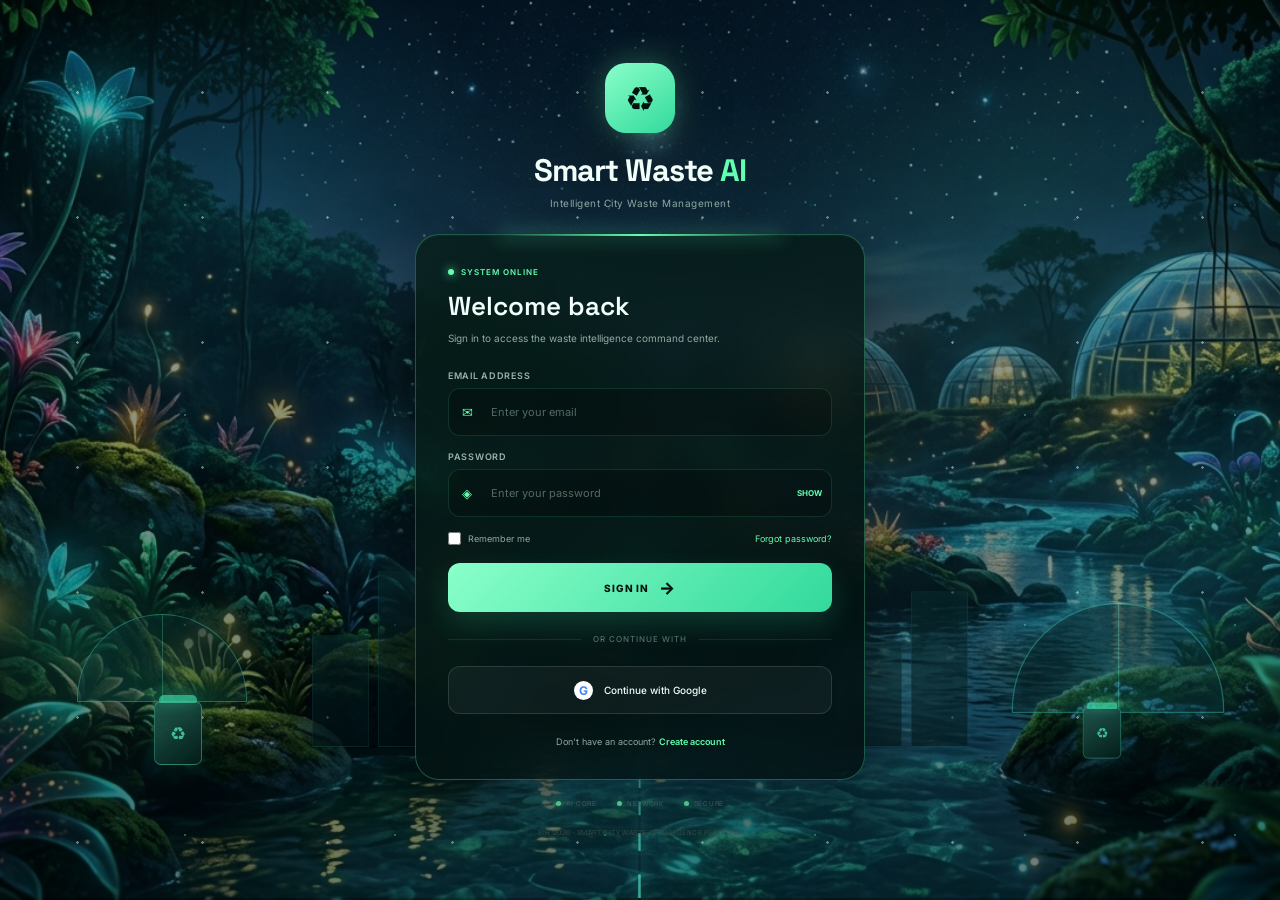
<file: frontend/index.html>
<!DOCTYPE html>

<html lang="en">

<head>

    <meta charset="UTF-8">

    <meta
        name="viewport"
        content="width=device-width, initial-scale=1.0"
    >

    <title>
        Smart Waste AI | Control Center
    </title>


    <!-- =====================================================
         GOOGLE FONTS
    ====================================================== -->

    <link
        rel="preconnect"
        href="https://fonts.googleapis.com"
    >

    <link
        rel="preconnect"
        href="https://fonts.gstatic.com"
        crossorigin
    >

    <link
        href="https://fonts.googleapis.com/css2?family=IBM+Plex+Mono:wght@400;500;600&family=IBM+Plex+Sans:wght@400;500;600&family=Space+Grotesk:wght@400;500;600;700&display=swap"
        rel="stylesheet"
    >

    <link rel="icon" type="image/png" href="dustbin-favicon.png">


    <!-- =====================================================
         COMPLETE DASHBOARD CSS
    ====================================================== -->

    <style>

        /* ==================================================
        AUTHENTICATION LOADING STATE
           ================================================== */

        body.auth-checking > header,
        body.auth-checking > main,
        body.auth-checking > footer {
           visibility: hidden;
        }


        /* ==================================================
   FUTURISTIC SIDEBAR
================================================== */

        .sidebar {

            position: fixed;

            top: 0;
            left: 0;
            bottom: 0;

            width: 270px;

            z-index: 900;

            display: flex;

            flex-direction: column;

            padding: 24px 16px 18px;

            background:
                linear-gradient(
                    180deg,
                    rgba(5, 20, 24, 0.98),
                    rgba(4, 17, 19, 0.98)
                );

            border-right:
                1px solid
                rgba(99,175,212,0.13);

            box-shadow:
                12px 0 45px
                rgba(0,0,0,0.18);

            overflow-y: auto;

            scrollbar-width: none;

            transition:
                0.3s ease;
        }


        .sidebar::-webkit-scrollbar {
            display: none;
        }


        /* ==================================================
        SIDEBAR BRAND
        ================================================== */

        .sidebar-brand {

            display: flex;

            align-items: center;

            gap: 12px;

            padding:
                4px 8px 25px;

            border-bottom:
                1px solid
                rgba(255,255,255,0.06);
        }


        .sidebar-logo {

            width: 43px;
            height: 43px;

            flex-shrink: 0;

            display: flex;

            align-items: center;
            justify-content: center;

            border-radius: 12px;

            background:
                linear-gradient(
                    145deg,
                    #20e5ae,
                    #277e78
                );

            color: #03130f;

            font-size: 22px;

            box-shadow:
                0 0 25px
                rgba(32,229,174,0.22);

            animation:
                sidebarLogoPulse 3s
                ease-in-out infinite;
        }


        @keyframes sidebarLogoPulse {

            0%,
            100% {
                box-shadow:
                    0 0 20px
                    rgba(32,229,174,0.16);
            }

            50% {
                box-shadow:
                    0 0 35px
                    rgba(32,229,174,0.32);
            }
        }


        .sidebar-title {

            font-family:
                "Space Grotesk",
                sans-serif;

            font-size: 18px;

            font-weight: 700;

            letter-spacing:
                -0.03em;
        }


        .sidebar-title span {
            color: #20e5ae;
        }


        .sidebar-subtitle {

            margin-top: 2px;

            color:
                var(--muted);

            font-size: 8px;

            white-space: nowrap;
        }


        /* ==================================================
        NAVIGATION
        ================================================== */

        .sidebar-nav {

            display: flex;

            flex-direction: column;

            gap: 5px;

            margin-top: 25px;
        }


        .sidebar-item {

            position: relative;

            width: 100%;

            min-height: 47px;

            display: flex;

            align-items: center;

            gap: 13px;

            padding:
                0 13px;

            border:
                1px solid transparent;

            border-radius: 11px;

            background:
                transparent;

            color:
                var(--muted);

            font-family:
                "IBM Plex Sans",
                sans-serif;

            font-size: 11px;

            text-align: left;

            cursor: pointer;

            transition:
                0.25s ease;
        }


        .sidebar-item::before {

            content: "";

            position: absolute;

            left: -16px;

            top: 9px;
            bottom: 9px;

            width: 3px;

            border-radius:
                0 4px 4px 0;

            background:
                transparent;

            transition:
                0.25s ease;
        }


        .sidebar-item:hover {

            color:
                var(--text);

            background:
                rgba(99,175,212,0.06);

            border-color:
                rgba(99,175,212,0.10);

            transform:
                translateX(3px);
        }


        .sidebar-item.active {

            color:
                #20e5ae;

            background:
                linear-gradient(
                    90deg,
                    rgba(32,229,174,0.15),
                    rgba(32,229,174,0.035)
                );

            border-color:
                rgba(32,229,174,0.28);

            box-shadow:
                inset 0 0 25px
                rgba(32,229,174,0.025),
                0 0 18px
                rgba(32,229,174,0.05);
        }


        .sidebar-item.active::before {

            background:
                #20e5ae;

            box-shadow:
                0 0 14px
                #20e5ae;
        }


        .sidebar-icon {

            width: 22px;

            display: flex;

            align-items: center;
            justify-content: center;

            color:
                var(--muted);

            font-size: 17px;

            transition:
                0.25s ease;
        }


        .sidebar-item:hover
        .sidebar-icon {

            color:
                #63afd4;
        }


        .sidebar-item.active
        .sidebar-icon {

            color:
                #20e5ae;

            filter:
                drop-shadow(
                    0 0 7px
                    rgba(32,229,174,0.5)
                );
        }


        /* ==================================================
        SIDEBAR FOOTER
        ================================================== */

        .sidebar-footer {

            margin-top: auto;

            padding:
                22px 10px 8px;

            text-align: center;

            border-top:
                1px solid
                rgba(255,255,255,0.06);
        }


        .sidebar-leaf {

            width: 55px;
            height: 55px;

            margin:
                0 auto 13px;

            display: flex;

            align-items: center;
            justify-content: center;

            border-radius: 50%;

            color:
                #20e5ae;

            border:
                1px solid
                rgba(32,229,174,0.25);

            background:
                radial-gradient(
                    circle,
                    rgba(32,229,174,0.12),
                    transparent 70%
                );

            font-size: 27px;

            box-shadow:
                0 0 25px
                rgba(32,229,174,0.08);

            animation:
                sidebarLeafFloat 4s
                ease-in-out infinite;
        }


        @keyframes sidebarLeafFloat {

            0%,
            100% {
                transform:
                    translateY(0);
            }

            50% {
                transform:
                    translateY(-5px);
            }
        }


        .sidebar-footer-title {

            color:
                var(--text);

            font-family:
                "Space Grotesk",
                sans-serif;

            font-size: 11px;

            font-weight: 600;
        }


        .sidebar-footer-subtitle {

            margin-top: 3px;

            color:
                #20e5ae;

            font-size: 9px;
        }


        /* ==================================================
        MOVE DASHBOARD BESIDE SIDEBAR
        ================================================== */

        body:not(.auth-checking) header,
        body:not(.auth-checking) main,
        body:not(.auth-checking) footer {

            margin-left:
                270px;
        }


        /* ==================================================
        AUTH LOADING
        ================================================== */

        body.auth-checking .sidebar {

            visibility: hidden;
        }


        /* ==================================================
        RESPONSIVE
        ================================================== */

        @media (max-width: 900px) {

            .sidebar {

                width: 76px;

                padding:
                    20px 10px;
            }


            .sidebar-brand {

                justify-content: center;

                padding:
                    4px 0 20px;
            }


            .sidebar-brand-text {

                display: none;
            }


            .sidebar-item {

                justify-content: center;

                padding: 0;
            }


            .sidebar-item span:last-child {

                display: none;
            }


            .sidebar-icon {

                width: auto;
            }


            .sidebar-footer {

                display: none;
            }


            body:not(.auth-checking) header,
            body:not(.auth-checking) main,
            body:not(.auth-checking) footer {

                margin-left:
                    76px;
            }
        }


        @media (max-width: 600px) {

            .sidebar {

                width: 62px;
            }


            body:not(.auth-checking) header,
            body:not(.auth-checking) main,
            body:not(.auth-checking) footer {

                margin-left:
                    62px;
            }
        }

        /* ==================================================
           VARIABLES
        ================================================== */

        :root {

            --bg:
                #0b1511;

            --surface:
                #12211b;

            --surface-2:
                #182b23;

            --surface-3:
                #20372d;

            --border:
                rgba(255,255,255,0.08);

            --border-strong:
                rgba(255,255,255,0.16);

            --text:
                #edf5f0;

            --muted:
                #9cafa5;

            --faint:
                #667b71;

            --green:
                #67b995;

            --green-dark:
                #3f7e65;

            --green-soft:
                rgba(103,185,149,0.13);

            --amber:
                #e1ad45;

            --amber-soft:
                rgba(225,173,69,0.13);

            --red:
                #df6b55;

            --red-soft:
                rgba(223,107,85,0.13);

            --blue:
                #63afd4;

            --blue-soft:
                rgba(99,175,212,0.13);

            --radius:
                12px;

            --small-radius:
                8px;
        }


        /* ==================================================
           RESET
        ================================================== */

        * {

            box-sizing:
                border-box;

            margin:
                0;

            padding:
                0;
        }


        html {

            scroll-behavior:
                smooth;
        }


        body {

            min-height:
                100vh;

            background:

                radial-gradient(
                    circle at 85% -10%,
                    rgba(103,185,149,0.13),
                    transparent 35%
                ),

                radial-gradient(
                    circle at 0% 40%,
                    rgba(99,175,212,0.05),
                    transparent 30%
                ),

                var(--bg);

            color:
                var(--text);

            font-family:
                "IBM Plex Sans",
                sans-serif;

            line-height:
                1.5;
        }


        button {

            font-family:
                inherit;
        }


        /* ==================================================
           HEADER
        ================================================== */

        header {

            min-height:
                78px;

            padding:
                16px
                clamp(18px,4vw,55px);

            border-bottom:
                1px solid
                var(--border);

            display:
                flex;

            align-items:
                center;

            justify-content:
                space-between;

            gap:
                20px;

            flex-wrap:
                wrap;
        }


        .brand {

            display:
                flex;

            align-items:
                center;

            gap:
                13px;
        }


        .brand-mark {

            width:
                43px;

            height:
                43px;

            border-radius:
                11px;

            display:
                flex;

            align-items:
                center;

            justify-content:
                center;

            background:

                linear-gradient(
                    145deg,
                    var(--green),
                    var(--green-dark)
                );

            box-shadow:
                0 10px 30px
                rgba(103,185,149,0.15);
        }


        .brand-mark span {

            font-size:
                22px;
        }


        .brand-title {

            font-family:
                "Space Grotesk",
                sans-serif;

            font-size:
                18px;

            font-weight:
                700;
        }


        .brand-sub {

            color:
                var(--muted);

            font-size:
                11px;

            margin-top:
                2px;
        }


        .header-right {

            display:
                flex;

            align-items:
                center;

            gap:
                9px;

            flex-wrap:
                wrap;
        }


        .live-status {

            display:
                flex;

            align-items:
                center;

            gap:
                8px;

            padding:
                8px 11px;

            border:
                1px solid
                var(--border);

            border-radius:
                8px;

            color:
                var(--muted);

            font-size:
                11px;
        }


        .live-dot {

            width:
                7px;

            height:
                7px;

            border-radius:
                50%;

            background:
                var(--green);

            box-shadow:
                0 0 12px
                var(--green);

            animation:
                pulse 2s infinite;
        }


        @keyframes pulse {

            0%,
            100% {

                opacity:
                    1;
            }

            50% {

                opacity:
                    0.35;
            }
        }


        #clock {

            font-family:
                "IBM Plex Mono",
                monospace;

            color:
                var(--text);
        }


        .header-button {

            border:
                1px solid
                var(--border-strong);

            background:
                var(--surface);

            color:
                var(--text);

            border-radius:
                8px;

            padding:
                8px 13px;

            cursor:
                pointer;

            transition:
                0.2s ease;
        }


        .header-button:hover {

            background:
                var(--surface-3);

            transform:
                translateY(-1px);
        }


        .header-button.primary {

            color:
                var(--green);

            background:
                var(--green-soft);

            border-color:
                rgba(103,185,149,0.3);
        }

        /* ==================================================
   LOGOUT BUTTON
================================================== */

        .logout-button {
            color: var(--red);
            background: var(--red-soft);
            border-color: rgba(223,107,85,0.3);
        }   

        .logout-button:hover {
            background: rgba(223,107,85,0.18);
            border-color: rgba(223,107,85,0.5);
            transform: translateY(-1px);
        }

        /* ==================================================
   FUTURISTIC USER PROFILE
================================================== */

        .user-profile {
            position: relative;
        }


        /* PROFILE BUTTON */

        .user-profile-button {

            min-height: 48px;

            display: flex;

            align-items: center;

            gap: 10px;

            padding: 6px 10px 6px 7px;

            border-radius: 12px;

            border: 1px solid
                rgba(99, 175, 212, 0.22);

            background:
                linear-gradient(
                    135deg,
                    rgba(18, 33, 27, 0.92),
                    rgba(10, 25, 31, 0.92)
                );

            color: var(--text);

            cursor: pointer;

            transition:
                0.25s ease;

            box-shadow:
                0 0 0 rgba(99, 175, 212, 0);
        }


        .user-profile-button:hover {

            border-color:
                rgba(99, 175, 212, 0.55);

            transform:
                translateY(-1px);

            box-shadow:
                0 0 25px
                rgba(99, 175, 212, 0.12);
        }


        /* AVATAR */

        .user-avatar {

            width: 34px;
            height: 34px;

            display: flex;

            align-items: center;
            justify-content: center;

            border-radius: 50%;

            background:
                linear-gradient(
                    145deg,
                    #63afd4,
                    #67b995
                );

            box-shadow:
                0 0 15px
                rgba(99, 175, 212, 0.25);

            font-size: 16px;
        }


        /* USER TEXT */

        .user-profile-info {

            display: flex;

            flex-direction: column;

            align-items: flex-start;

            min-width: 105px;
        }


        .user-welcome {

            color:
                var(--muted);

            font-size: 8px;

            line-height: 1.2;
        }


        .user-name {

            max-width: 145px;

            overflow: hidden;

            text-overflow: ellipsis;

            white-space: nowrap;

            color:
                var(--text);

            font-family:
                "Space Grotesk",
                sans-serif;

            font-size: 11px;

            font-weight: 600;

            line-height: 1.4;
        }


        .user-chevron {

            color:
                var(--muted);

            font-size: 16px;

            transition:
                transform 0.25s ease;
        }


        .user-profile.active
        .user-chevron {

            transform:
                rotate(180deg);

            color:
                var(--green);
        }


        /* ==================================================
        PROFILE DROPDOWN
        ================================================== */

        .user-dropdown {

            position: absolute;

            top: calc(100% + 10px);

            right: 0;

            width: 285px;

            padding: 12px;

            border-radius: 16px;

            background:
                linear-gradient(
                    145deg,
                    rgba(8, 25, 30, 0.98),
                    rgba(7, 20, 20, 0.98)
                );

            border:
                1px solid
                rgba(99, 175, 212, 0.28);

            box-shadow:
                0 25px 70px
                rgba(0,0,0,0.55),
                0 0 35px
                rgba(99,175,212,0.08);

            backdrop-filter:
                blur(20px);

            opacity: 0;

            visibility: hidden;

            transform:
                translateY(-8px)
                scale(0.97);

            transform-origin:
                top right;

            transition:
                opacity 0.22s ease,
                transform 0.22s ease,
                visibility 0.22s ease;

            z-index: 1000;
        }


        .user-profile.active
        .user-dropdown {

            opacity: 1;

            visibility: visible;

            transform:
                translateY(0)
                scale(1);
        }


        /* ==================================================
        DROPDOWN USER
        ================================================== */

        .dropdown-user {

            display: flex;

            align-items: center;

            gap: 12px;

            padding: 9px;
        }


        .dropdown-avatar {

            width: 46px;
            height: 46px;

            flex-shrink: 0;

            display: flex;

            align-items: center;
            justify-content: center;

            border-radius: 50%;

            background:
                linear-gradient(
                    145deg,
                    #63afd4,
                    #67b995
                );

            box-shadow:
                0 0 20px
                rgba(99,175,212,0.2);

            font-size: 20px;
        }


        .dropdown-name {

            color:
                var(--text);

            font-family:
                "Space Grotesk",
                sans-serif;

            font-size: 13px;

            font-weight: 600;
        }


        .dropdown-email {

            max-width: 180px;

            overflow: hidden;

            text-overflow: ellipsis;

            white-space: nowrap;

            color:
                var(--muted);

            font-size: 9px;

            margin-top: 2px;
        }


        .user-role {

            display: inline-block;

            margin-top: 5px;

            padding: 2px 7px;

            border-radius: 5px;

            color:
                var(--blue);

            background:
                var(--blue-soft);

            border:
                1px solid
                rgba(99,175,212,0.2);

            font-family:
                "IBM Plex Mono",
                monospace;

            font-size: 7px;

            letter-spacing:
                0.08em;
        }


        /* ==================================================
        DIVIDER
        ================================================== */

        .dropdown-divider {

            height: 1px;

            margin: 8px 3px;

            background:
                rgba(255,255,255,0.08);
        }


        /* ==================================================
        DROPDOWN ITEMS
        ================================================== */

        .dropdown-item {

            width: 100%;

            display: flex;

            align-items: center;

            gap: 11px;

            padding: 11px 10px;

            border: none;

            border-radius: 9px;

            background:
                transparent;

            color:
                var(--muted);

            text-align: left;

            font-size: 10px;

            cursor: pointer;

            transition:
                0.2s ease;
        }


        .dropdown-item span {

            width: 20px;

            color:
                var(--blue);

            font-size: 14px;

            text-align: center;
        }


        .dropdown-item:hover {

            color:
                var(--text);

            background:
                rgba(99,175,212,0.08);

            transform:
                translateX(3px);
        }


        /* ==================================================
        LOGOUT
        ================================================== */

        .dropdown-item.dropdown-logout {

            color:
                var(--red);
        }


        .dropdown-item.dropdown-logout span {

            color:
                var(--red);
        }


        .dropdown-item.dropdown-logout:hover {

            background:
                var(--red-soft);
        }


        /* ==================================================
        DROPDOWN FOOTER
        ================================================== */

        .dropdown-footer {

            padding:
                12px 8px 7px;

            text-align: center;

            color:
                var(--faint);

            font-size: 8px;

            line-height: 1.6;
        }


        .dropdown-footer span {

            color:
                var(--green);

            font-weight: 600;
        }


        /* ==================================================
           MAIN
        ================================================== */

        main {

            width:
                min(
                    1500px,
                    calc(100% - 36px)
                );

            margin:
                auto;

            padding:
                32px 0 60px;
        }


        /* ==================================================
           HERO
        ================================================== */

        .hero {

            margin-bottom:
                25px;
        }


        .eyebrow {

            color:
                var(--green);

            font-family:
                "IBM Plex Mono",
                monospace;

            font-size:
                10px;

            letter-spacing:
                0.13em;

            margin-bottom:
                8px;
        }


        h1 {

            font-family:
                "Space Grotesk",
                sans-serif;

            font-size:
                clamp(
                    29px,
                    4vw,
                    43px
                );

            line-height:
                1.05;

            letter-spacing:
                -0.04em;
        }


        .hero-description {

            color:
                var(--muted);

            font-size:
                13px;

            max-width:
                700px;

            margin-top:
                10px;
        }


        /* ==================================================
           STATISTICS
        ================================================== */

        .stats {

            display:
                grid;

            grid-template-columns:
                repeat(4,1fr);

            gap:
                14px;

            margin-bottom:
                22px;
        }


        .stat {

            position:
                relative;

            overflow:
                hidden;

            background:
                var(--surface);

            border:
                1px solid
                var(--border);

            border-radius:
                var(--radius);

            padding:
                20px;
        }

        /* ==================================================
   FUTURISTIC STATISTICS CARDS
================================================== */

        .futuristic-stat {

            position: relative;

            min-height: 190px;

            overflow: hidden;

            padding: 20px;

            border-radius: 18px;

            background:
                linear-gradient(
                    145deg,
                    rgba(10, 31, 32, 0.94),
                    rgba(5, 19, 22, 0.96)
                );

            border:
                1px solid
                rgba(99, 175, 212, 0.16);

            box-shadow:
                inset 0 1px 0
                rgba(255,255,255,0.025),
                0 12px 35px
                rgba(0,0,0,0.18);

            transition:
                transform 0.28s ease,
                border-color 0.28s ease,
                box-shadow 0.28s ease;

            animation:
                statAppear 0.7s ease both;
        }


        .futuristic-stat:nth-child(1) {
            animation-delay: 0.05s;
        }

        .futuristic-stat:nth-child(2) {
            animation-delay: 0.12s;
        }

        .futuristic-stat:nth-child(3) {
            animation-delay: 0.19s;
        }

        .futuristic-stat:nth-child(4) {
            animation-delay: 0.26s;
        }


        @keyframes statAppear {

            from {

                opacity: 0;

                transform:
                    translateY(15px)
                    scale(0.97);

            }

            to {

                opacity: 1;

                transform:
                    translateY(0)
                    scale(1);

            }
        }


        /* HOVER */

        .futuristic-stat:hover {

            transform:
                translateY(-5px);

            border-color:
                rgba(99, 175, 212, 0.38);

            box-shadow:
                0 18px 45px
                rgba(0,0,0,0.28),
                0 0 25px
                rgba(99,175,212,0.07);
        }


        /* TOP ROW */

        .stat-top {

            display: flex;

            align-items: center;

            justify-content: space-between;

            margin-bottom: 17px;
        }


        /* ICON */

        .stat-icon {

            width: 43px;
            height: 43px;

            display: flex;

            align-items: center;
            justify-content: center;

            border-radius: 12px;

            font-size: 20px;

            font-weight: 700;

            transition:
                transform 0.3s ease;
        }


        .futuristic-stat:hover
        .stat-icon {

            transform:
                scale(1.08)
                rotate(-3deg);
        }


        .stat-icon-green {

            color: #20e5ae;

            background:
                rgba(32,229,174,0.10);

            border:
                1px solid
                rgba(32,229,174,0.20);

            box-shadow:
                0 0 22px
                rgba(32,229,174,0.08);
        }


        .stat-icon-red {

            color: #ff6262;

            background:
                rgba(255,70,70,0.10);

            border:
                1px solid
                rgba(255,70,70,0.22);

            box-shadow:
                0 0 22px
                rgba(255,70,70,0.08);

            animation:
                criticalIconPulse 2.2s
                ease-in-out infinite;
        }


        @keyframes criticalIconPulse {

            0%,
            100% {

                box-shadow:
                    0 0 15px
                    rgba(255,70,70,0.08);

            }

            50% {

                box-shadow:
                    0 0 28px
                    rgba(255,70,70,0.22);

            }
        }


        .stat-icon-blue {

            color: #48b9ff;

            background:
                rgba(72,185,255,0.10);

            border:
                1px solid
                rgba(72,185,255,0.20);

            box-shadow:
                0 0 22px
                rgba(72,185,255,0.08);
        }


        .stat-icon-purple {

            color: #b06cff;

            background:
                rgba(176,108,255,0.10);

            border:
                1px solid
                rgba(176,108,255,0.20);

            box-shadow:
                0 0 22px
                rgba(176,108,255,0.08);
        }


        /* TREND LABEL */

        .stat-trend {

            padding:
                5px 8px;

            border-radius: 7px;

            font-family:
                "IBM Plex Mono",
                monospace;

            font-size: 7px;

            font-weight: 600;

            letter-spacing:
                0.05em;
        }


        .trend-green {

            color: #20e5ae;

            background:
                rgba(32,229,174,0.07);

            border:
                1px solid
                rgba(32,229,174,0.13);
        }


        .trend-red {

            color: #ff6262;

            background:
                rgba(255,70,70,0.07);

            border:
                1px solid
                rgba(255,70,70,0.13);
        }


        .trend-blue {

            color: #48b9ff;

            background:
                rgba(72,185,255,0.07);

            border:
                1px solid
                rgba(72,185,255,0.13);
        }


        .trend-purple {

            color: #b06cff;

            background:
                rgba(176,108,255,0.07);

            border:
                1px solid
                rgba(176,108,255,0.13);
        }


        /* LABEL */

        .futuristic-stat .stat-label {

            color:
                #91aaa3;

            font-size: 9px;

            font-weight: 600;

            text-transform:
                uppercase;

            letter-spacing:
                0.09em;
        }


        /* NUMBER */

        .futuristic-stat .stat-value {

            margin-top: 5px;

            color:
                #f2fffb;

            font-family:
                "Space Grotesk",
                sans-serif;

            font-size: 38px;

            line-height: 1;

            font-weight: 700;

            letter-spacing:
                -0.04em;

            text-shadow:
                0 0 25px
                rgba(255,255,255,0.06);

            animation:
                valueGlow 2.8s
                ease-in-out infinite;
        }


        @keyframes valueGlow {

            0%,
            100% {
                text-shadow:
                    0 0 18px
                    rgba(255,255,255,0.04);
            }

            50% {
                text-shadow:
                    0 0 28px
                    rgba(99,255,177,0.12);
            }
        }


        .stat-critical .stat-value {

            color:
                #ff6262;

            text-shadow:
                0 0 22px
                rgba(255,70,70,0.15);
        }


        .stat-risk .stat-value {

            color:
                #b06cff;

            text-shadow:
                0 0 22px
                rgba(176,108,255,0.13);
        }


        /* BOTTOM */

        .stat-bottom {

            display: flex;

            align-items: center;

            justify-content: space-between;

            gap: 10px;

            margin-top: 14px;
        }


        .futuristic-stat .stat-note {

            color:
                #607a73;

            font-size: 8px;

            line-height: 1.4;
        }


        /* PULSING DOT */

        .stat-pulse {

            width: 7px;
            height: 7px;

            flex-shrink: 0;

            border-radius: 50%;

            background:
                #20e5ae;

            box-shadow:
                0 0 12px
                #20e5ae;

            animation:
                statPulse 1.8s
                ease-in-out infinite;
        }


        .critical-pulse {

            background:
                #ff6262;

            box-shadow:
                0 0 12px
                #ff6262;
        }


        .blue-pulse {

            background:
                #48b9ff;

            box-shadow:
                0 0 12px
                #48b9ff;
        }


        .purple-pulse {

            background:
                #b06cff;

            box-shadow:
                0 0 12px
                #b06cff;
        }


        @keyframes statPulse {

            0%,
            100% {

                transform:
                    scale(0.75);

                opacity:
                    0.55;

            }

            50% {

                transform:
                    scale(1.15);

                opacity:
                    1;

            }
        }


        /* BACKGROUND GLOW */

        .stat-glow {

            position: absolute;

            right: -45px;
            bottom: -55px;

            width: 145px;
            height: 145px;

            border-radius: 50%;

            background:
                radial-gradient(
                    circle,
                    rgba(32,229,174,0.12),
                    transparent 68%
                );

            pointer-events: none;

            transition:
                transform 0.4s ease;
        }


        .futuristic-stat:hover
        .stat-glow {

            transform:
                scale(1.25);
        }


        .stat-critical
        .stat-glow {

            background:
                radial-gradient(
                    circle,
                    rgba(255,70,70,0.12),
                    transparent 68%
                );
        }


        .stat-risk
        .stat-glow {

            background:
                radial-gradient(
                    circle,
                    rgba(176,108,255,0.12),
                    transparent 68%
                );
        }



        .stat::after {

            content:
                "";

            position:
                absolute;

            width:
                90px;

            height:
                90px;

            right:
                -30px;

            bottom:
                -40px;

            border-radius:
                50%;

            background:
                var(--green-soft);
        }


        .stat-label {

            color:
                var(--muted);

            font-size:
                10px;

            text-transform:
                uppercase;

            letter-spacing:
                0.08em;
        }


        .stat-value {

            font-family:
                "IBM Plex Mono",
                monospace;

            font-size:
                31px;

            font-weight:
                600;

            margin-top:
                7px;
        }


        .stat-note {

            color:
                var(--faint);

            font-size:
                10px;

            margin-top:
                3px;
        }


        .stat-critical .stat-value {

            color:
                var(--red);
        }


        .stat-risk .stat-value {

            color:
                var(--amber);
        }


        /* ==================================================
           MAIN DASHBOARD GRID
        ================================================== */

        .dashboard-grid {

            display:
                grid;

            grid-template-columns:
                minmax(0,1.45fr)
                minmax(340px,0.75fr);

            gap:
                20px;

            align-items:
                start;
        }


        .panel {

            background:
                rgba(18,33,27,0.94);

            border:
                1px solid
                var(--border);

            border-radius:
                var(--radius);

            overflow:
                hidden;

            box-shadow:
                0 18px 50px
                rgba(0,0,0,0.12);
        }


        .panel-header {

            padding:
                18px 20px;

            border-bottom:
                1px solid
                var(--border);

            display:
                flex;

            align-items:
                center;

            justify-content:
                space-between;

            gap:
                15px;

            flex-wrap:
                wrap;
        }


        .panel-title {

            font-family:
                "Space Grotesk",
                sans-serif;

            font-size:
                16px;

            font-weight:
                600;
        }


        .panel-subtitle {

            color:
                var(--muted);

            font-size:
                10px;

            margin-top:
                2px;
        }


        /* ==================================================
           FILTERS
        ================================================== */

        .filters {

            display:
                flex;

            gap:
                6px;

            flex-wrap:
                wrap;
        }


        .filter {

            border:
                1px solid
                var(--border);

            background:
                transparent;

            color:
                var(--muted);

            border-radius:
                7px;

            padding:
                7px 10px;

            font-size:
                10px;

            cursor:
                pointer;

            transition:
                0.2s ease;
        }


        .filter:hover {

            color:
                var(--text);

            background:
                var(--surface-2);
        }


        .filter.active {

            background:
                var(--green-soft);

            color:
                var(--green);

            border-color:
                rgba(103,185,149,0.35);
        }


        /* ==================================================
           BIN LIST
        ================================================== */

        .bin-list {

            padding:
                14px;

            display:
                grid;

            gap:
                10px;

            max-height:
                690px;

            overflow-y:
                auto;
        }


        /* ==================================================
           BIN CARD
           IMPORTANT:
           HEIGHT IS AUTO
           AI PRIORITY CANNOT BE CLIPPED
        ================================================== */

        .bin {

            width:
                100%;

            min-height:
                174px;

            height:
                auto;

            padding:
                14px;

            display:
                block;

            overflow:
                visible;

            background:
                var(--surface-2);

            border:
                1px solid
                var(--border);

            border-radius:
                var(--small-radius);

            cursor:
                pointer;

            transition:
                0.2s ease;
        }


        .bin:hover {

            transform:
                translateY(-2px);

            border-color:
                var(--border-strong);
        }


        .bin.selected {

            border-color:
                rgba(103,185,149,0.5);

            background:
                linear-gradient(
                    145deg,
                    rgba(103,185,149,0.09),
                    var(--surface-2)
                );

            box-shadow:
                inset 3px 0 0
                var(--green);
        }


        /* ==================================================
           BIN TOP
        ================================================== */

        .bin-top {

            display:
                grid;

            grid-template-columns:
                52px
                minmax(0,1fr)
                auto;

            gap:
                12px;

            align-items:
                center;
        }


        .bin-main-info {

            min-width:
                0;
        }


        /* ==================================================
           FILL RING
        ================================================== */

        .ring {

            --level:
                0;

            --ring:
                var(--green);

            width:
                52px;

            height:
                52px;

            border-radius:
                50%;

            display:
                grid;

            place-items:
                center;

            position:
                relative;

            background:

                conic-gradient(
                    var(--ring)
                    calc(var(--level) * 1%),
                    rgba(255,255,255,0.07)
                    0
                );
        }


        .ring::after {

            content:
                "";

            position:
                absolute;

            inset:
                5px;

            border-radius:
                50%;

            background:
                var(--surface);
        }


        .ring-inner {

            position:
                relative;

            z-index:
                2;

            font-family:
                "IBM Plex Mono",
                monospace;

            font-size:
                10px;

            font-weight:
                600;
        }


        /* ==================================================
           BIN TEXT
        ================================================== */

        .bin-name {

            font-family:
                "IBM Plex Mono",
                monospace;

            font-size:
                13px;

            font-weight:
                600;
        }


        .bin-loc {

            color:
                var(--muted);

            font-size:
                10px;

            margin-top:
                2px;

            white-space:
                nowrap;

            overflow:
                hidden;

            text-overflow:
                ellipsis;
        }


        .tag {

            display:
                inline-block;

            margin-top:
                7px;

            padding:
                3px 7px;

            border-radius:
                5px;

            background:
                var(--green-soft);

            color:
                var(--green);

            font-size:
                8px;

            text-transform:
                uppercase;

            letter-spacing:
                0.05em;
        }


        .tag.non {

            color:
                var(--blue);

            background:
                var(--blue-soft);
        }


        /* ==================================================
           STATUS
        ================================================== */

        .pill {

            display:
                inline-flex;

            align-items:
                center;

            justify-content:
                center;

            padding:
                5px 8px;

            border-radius:
                6px;

            font-size:
                8px;

            font-weight:
                600;

            text-transform:
                uppercase;

            white-space:
                nowrap;
        }


        .status-normal {

            color:
                var(--green);

            background:
                var(--green-soft);
        }


        .status-warning {

            color:
                var(--amber);

            background:
                var(--amber-soft);
        }


        .status-critical {

            color:
                var(--red);

            background:
                var(--red-soft);
        }


        /* ==================================================
           PREDICTED FULL
        ================================================== */

        .bin-eta {

            margin-top:
                13px;

            padding-top:
                11px;

            border-top:
                1px solid
                var(--border);

            display:
                flex;

            justify-content:
                space-between;

            align-items:
                center;

            color:
                var(--muted);

            font-size:
                10px;
        }


        .bin-eta strong {

            color:
                var(--text);

            font-family:
                "IBM Plex Mono",
                monospace;

            font-size:
                11px;
        }


        /* ==================================================
           AI PRIORITY
           FIXED VISIBILITY
        ================================================== */

        .ai-priority {

            display:
                block;

            width:
                100%;

            margin-top:
                12px;

            padding-top:
                11px;

            border-top:
                1px solid
                var(--border);
        }


        .priority-header {

            display:
                flex;

            justify-content:
                space-between;

            align-items:
                center;

            color:
                var(--muted);

            font-size:
                10px;
        }


        .priority-header strong {

            color:
                var(--text);

            font-family:
                "IBM Plex Mono",
                monospace;

            font-size:
                12px;
        }


        .priority-track {

            width:
                100%;

            height:
                5px;

            margin-top:
                7px;

            overflow:
                hidden;

            border-radius:
                99px;

            background:
                rgba(255,255,255,0.07);
        }


        .priority-fill {

            height:
                100%;

            min-width:
                0;

            border-radius:
                inherit;

            transition:
                width 0.5s ease;
        }


        .priority-fill.priority-urgent {

            background:
                var(--red);
        }


        .priority-fill.priority-high {

            background:
                var(--amber);
        }


        .priority-fill.priority-medium {

            background:
                var(--blue);
        }


        .priority-fill.priority-low {

            background:
                var(--green);
        }


        .priority-footer {

            display:
                flex;

            justify-content:
                space-between;

            align-items:
                center;

            margin-top:
                6px;

            font-size:
                9px;

            color:
                var(--faint);
        }


        .priority-urgent {

            color:
                var(--red) !important;
        }


        .priority-high {

            color:
                var(--amber) !important;
        }


        .priority-medium {

            color:
                var(--blue) !important;
        }


        .priority-low {

            color:
                var(--green) !important;
        }


        /* ==================================================
           EMPTY STATE
        ================================================== */

        .empty-state {

            padding:
                50px 20px;

            display:
                flex;

            flex-direction:
                column;

            align-items:
                center;

            text-align:
                center;

            color:
                var(--muted);

            gap:
                5px;
        }


        .empty-icon {

            color:
                var(--green);

            font-size:
                30px;

            margin-bottom:
                4px;
        }


        /* ==================================================
           DETAIL PANEL
        ================================================== */

        .detail-panel {

            position:
                sticky;

            top:
                20px;
        }


        .detail-body {

            padding:
                20px;
        }


        .detail-title {

            font-family:
                "Space Grotesk",
                sans-serif;

            font-size:
                18px;

            font-weight:
                600;
        }


        .detail-sub {

            color:
                var(--muted);

            font-size:
                10px;

            margin-top:
                3px;

            margin-bottom:
                15px;
        }


        .detail-status-row {

            display:
                flex;

            justify-content:
                flex-end;

            margin-bottom:
                15px;
        }


        /* ==================================================
           MAIN GAUGE
        ================================================== */

        .gauge {

            display:
                flex;

            justify-content:
                center;

            padding:
                5px 0 20px;
        }


        .gauge-ring {

            --p:
                0;

            --c:
                var(--green);

            width:
                175px;

            height:
                175px;

            border-radius:
                50%;

            display:
                grid;

            place-items:
                center;

            position:
                relative;

            background:

                conic-gradient(
                    var(--c)
                    calc(var(--p) * 1%),
                    rgba(255,255,255,0.06)
                    0
                );
        }


        .gauge-ring::after {

            content:
                "";

            position:
                absolute;

            inset:
                12px;

            border-radius:
                50%;

            background:
                var(--surface);
        }


        .gauge-content {

            position:
                relative;

            z-index:
                2;

            text-align:
                center;
        }


        .gauge-value {

            font-family:
                "IBM Plex Mono",
                monospace;

            font-size:
                35px;

            font-weight:
                600;
        }


        .gauge-label {

            color:
                var(--muted);

            font-size:
                9px;

            text-transform:
                uppercase;

            letter-spacing:
                0.08em;
        }


        /* ==================================================
           DETAIL META
        ================================================== */

        .detail-meta {

            display:
                grid;

            grid-template-columns:
                repeat(3,1fr);

            gap:
                8px;

            margin-bottom:
                14px;
        }


        .meta-card {

            background:
                var(--surface-2);

            border:
                1px solid
                var(--border);

            border-radius:
                7px;

            padding:
                11px;
        }


        .meta-label {

            color:
                var(--faint);

            font-size:
                8px;

            text-transform:
                uppercase;
        }


        .meta-value {

            color:
                var(--text);

            font-family:
                "IBM Plex Mono",
                monospace;

            font-size:
                12px;

            margin-top:
                4px;
        }


        /* ==================================================
           DETAIL AI PRIORITY
        ================================================== */

        .detail-priority {

            background:
                var(--surface-2);

            border:
                1px solid
                var(--border);

            border-radius:
                8px;

            padding:
                14px;

            margin-bottom:
                14px;
        }


        .detail-priority-top {

            display:
                flex;

            justify-content:
                space-between;

            align-items:
                center;

            margin-bottom:
                8px;
        }


        .detail-priority-title {

            color:
                var(--muted);

            font-size:
                10px;
        }


        #detailPriority {

            font-family:
                "IBM Plex Mono",
                monospace;

            font-size:
                18px;

            font-weight:
                600;
        }


        .detail-priority-bar {

            width:
                100%;

            height:
                6px;

            overflow:
                hidden;

            border-radius:
                99px;

            background:
                rgba(255,255,255,0.07);
        }


        #detailPriorityFill {

            width:
                0%;

            height:
                100%;

            border-radius:
                inherit;

            transition:
                width 0.4s ease;
        }


        #detailPriorityFill.priority-urgent {

            background:
                var(--red);
        }


        #detailPriorityFill.priority-high {

            background:
                var(--amber);
        }


        #detailPriorityFill.priority-medium {

            background:
                var(--blue);
        }


        #detailPriorityFill.priority-low {

            background:
                var(--green);
        }


        .detail-priority-bottom {

            display:
                flex;

            justify-content:
                space-between;

            margin-top:
                7px;

            color:
                var(--faint);

            font-size:
                8px;
        }


        /* ==================================================
           AI INSIGHT
        ================================================== */

        .ai-insight {

            background:
                var(--green-soft);

            border:
                1px solid
                rgba(103,185,149,0.15);

            border-radius:
                8px;

            padding:
                13px;

            margin-bottom:
                14px;

            color:
                var(--muted);

            font-size:
                10px;

            line-height:
                1.6;
        }


        .ai-insight strong {

            display:
                block;

            color:
                var(--green);

            margin-bottom:
                4px;
        }


        /* ==================================================
           COLLECTION BUTTON
        ================================================== */

        .collect-button {

            width:
                100%;

            border:
                none;

            border-radius:
                8px;

            padding:
                13px;

            background:

                linear-gradient(
                    135deg,
                    var(--green),
                    var(--green-dark)
                );

            color:
                #07110d;

            font-weight:
                600;

            cursor:
                pointer;

            transition:
                0.2s ease;

            box-shadow:
                0 8px 25px
                rgba(103,185,149,0.12);
        }


        .collect-button:hover:not(:disabled) {

            transform:
                translateY(-2px);
        }


        .collect-button:disabled {

            opacity:
                0.4;

            cursor:
                not-allowed;
        }


        /* ==================================================
           ROUTES
        ================================================== */

        .routes-section {

            display:
                grid;

            grid-template-columns:
                1fr 1fr;

            gap:
                20px;

            margin-top:
                20px;
        }


        .route-card {

            background:
                var(--surface);

            border:
                1px solid
                var(--border);

            border-radius:
                var(--radius);

            overflow:
                hidden;
        }


        .route-header {

            padding:
                17px 20px;

            border-bottom:
                1px solid
                var(--border);

            display:
                flex;

            justify-content:
                space-between;

            align-items:
                center;

            gap:
                10px;
        }


        .route-name {

            font-family:
                "Space Grotesk",
                sans-serif;

            font-size:
                14px;

            font-weight:
                600;
        }


        .truck-badge {

            color:
                var(--green);

            background:
                var(--green-soft);

            border-radius:
                5px;

            padding:
                5px 8px;

            font-family:
                "IBM Plex Mono",
                monospace;

            font-size:
                9px;

            white-space:
                nowrap;
        }


        .route-stats {

            display:
                grid;

            grid-template-columns:
                repeat(3,1fr);

            border-bottom:
                1px solid
                var(--border);
        }


        .route-stat {

            padding:
                12px;

            text-align:
                center;

            border-right:
                1px solid
                var(--border);
        }


        .route-stat:last-child {

            border-right:
                none;
        }


        .route-stat-label {

            color:
                var(--faint);

            font-size:
                8px;

            text-transform:
                uppercase;
        }


        .route-stat-value {

            font-family:
                "IBM Plex Mono",
                monospace;

            font-size:
                12px;

            margin-top:
                4px;
        }


        .route-list {

            padding:
                10px;
        }


        .route-stop {

            display:
                grid;

            grid-template-columns:
                27px
                minmax(0,1fr)
                auto;

            gap:
                9px;

            align-items:
                center;

            padding:
                9px;

            border-bottom:
                1px solid
                var(--border);
        }


        .route-stop:last-child {

            border-bottom:
                none;
        }


        .route-number {

            width:
                24px;

            height:
                24px;

            border-radius:
                6px;

            display:
                grid;

            place-items:
                center;

            background:
                var(--surface-3);

            color:
                var(--green);

            font-family:
                "IBM Plex Mono",
                monospace;

            font-size:
                9px;
        }


        .route-bin-info {

            min-width:
                0;

            display:
                flex;

            flex-direction:
                column;
        }


        .route-bin-info strong {

            font-family:
                "IBM Plex Mono",
                monospace;

            font-size:
                10px;
        }


        .route-bin-info span {

            color:
                var(--muted);

            font-size:
                8px;

            margin-top:
                2px;
        }


        .route-priority {

            font-family:
                "IBM Plex Mono",
                monospace;

            font-size:
                8px;

            white-space:
                nowrap;
        }


        .route-empty {

            padding:
                22px;

            text-align:
                center;

            color:
                var(--green);

            font-size:
                10px;
        }


        /* ==================================================
           TOAST
        ================================================== */

        #toast {

            position:
                fixed;

            right:
                22px;

            bottom:
                22px;

            z-index:
                999;

            max-width:
                min(
                    420px,
                    calc(100vw - 40px)
                );

            padding:
                12px 16px;

            border:
                1px solid
                rgba(103,185,149,0.3);

            border-radius:
                8px;

            background:
                #20382e;

            color:
                var(--text);

            font-size:
                10px;

            box-shadow:
                0 15px 40px
                rgba(0,0,0,0.35);

            transform:
                translateY(20px);

            opacity:
                0;

            pointer-events:
                none;

            transition:
                0.25s ease;
        }


        #toast.show {

            transform:
                translateY(0);

            opacity:
                1;
        }


        /* ==================================================
           FOOTER
        ================================================== */

        footer {

            padding:
                30px 20px;

            text-align:
                center;

            color:
                var(--faint);

            font-size:
                9px;
        }



        /* ==================================================
           LOGIN / SIGN UP AUTHENTICATION SCREEN
        ================================================== */

        #authScreen {
            position: fixed;
            inset: 0;
            z-index: 10000;
            display: flex;
            align-items: center;
            justify-content: center;
            padding: 24px;
            overflow-y: auto;
            background: radial-gradient(circle at 80% 10%, rgba(103,185,149,0.16), transparent 32%), radial-gradient(circle at 10% 90%, rgba(99,175,212,0.08), transparent 30%), #07100c;
        }

        .auth-background {
            position: absolute;
            inset: 0;
            pointer-events: none;
            background-image: linear-gradient(rgba(103,185,149,0.025) 1px, transparent 1px), linear-gradient(90deg, rgba(103,185,149,0.025) 1px, transparent 1px);
            background-size: 42px 42px;
        }

        .auth-card {
            position: relative;
            z-index: 2;
            width: min(430px, 100%);
            padding: 34px;
            background: rgba(18,33,27,0.96);
            border: 1px solid var(--border-strong);
            border-radius: 18px;
            box-shadow: 0 30px 90px rgba(0,0,0,0.45), 0 0 60px rgba(103,185,149,0.06);
            backdrop-filter: blur(18px);
            -webkit-backdrop-filter: blur(18px);
        }

        .auth-logo {
            width: 58px; height: 58px; margin: 0 auto 15px;
            display: flex; align-items: center; justify-content: center;
            border-radius: 15px;
            background: linear-gradient(145deg, var(--green), var(--green-dark));
            color: #07110d; font-size: 29px;
            box-shadow: 0 14px 35px rgba(103,185,149,0.18);
        }

        .auth-brand { text-align: center; margin-bottom: 28px; }
        .auth-brand h1 { font-family: "Space Grotesk", sans-serif; font-size: 27px; line-height: 1.1; letter-spacing: -0.03em; }
        .auth-brand p { margin-top: 7px; color: var(--muted); font-size: 11px; }
        .auth-heading { margin-bottom: 19px; }
        .auth-heading h2 { font-family: "Space Grotesk", sans-serif; font-size: 21px; font-weight: 600; }
        .auth-heading p { margin-top: 4px; color: var(--muted); font-size: 10px; }

        .auth-form label {
            display: block; margin: 13px 0 6px; color: var(--muted);
            font-size: 10px; font-weight: 500; text-transform: uppercase; letter-spacing: 0.07em;
        }

        .auth-form input {
            width: 100%; height: 45px; padding: 0 13px;
            border: 1px solid var(--border-strong); border-radius: 8px; outline: none;
            background: rgba(7,16,12,0.55); color: var(--text);
            font-family: "IBM Plex Sans", sans-serif; font-size: 12px; transition: 0.2s ease;
        }
        .auth-form input::placeholder { color: var(--faint); }
        .auth-form input:focus { border-color: rgba(103,185,149,0.65); box-shadow: 0 0 0 3px rgba(103,185,149,0.08); }
        .password-wrapper { position: relative; }
        .password-wrapper input { padding-right: 62px; }
        .password-toggle {
            position: absolute; right: 8px; top: 50%; transform: translateY(-50%);
            border: none; background: transparent; color: var(--green);
            font-size: 9px; font-weight: 600; cursor: pointer;
        }
        .password-toggle:hover { color: var(--text); }

        .auth-button {
            width: 100%; height: 46px; margin-top: 20px; border: none; border-radius: 8px;
            background: linear-gradient(135deg, var(--green), var(--green-dark));
            color: #07110d; font-size: 12px; font-weight: 700; cursor: pointer; transition: 0.2s ease;
            box-shadow: 0 10px 25px rgba(103,185,149,0.12);
        }
        .auth-button:hover { transform: translateY(-2px); box-shadow: 0 14px 30px rgba(103,185,149,0.18); }
        .auth-button:active { transform: translateY(0); }
        .auth-message { min-height: 17px; margin-top: 9px; font-size: 10px; text-align: center; }
        .auth-message.error { color: var(--red); }
        .auth-message.success { color: var(--green); }
        .auth-switch { margin-top: 18px; color: var(--muted); font-size: 10px; text-align: center; }
        .auth-switch button { border: none; padding: 0; background: transparent; color: var(--green); font-size: inherit; font-weight: 600; cursor: pointer; }
        .auth-switch button:hover { text-decoration: underline; }
        .auth-footer { margin-top: 24px; padding-top: 16px; border-top: 1px solid var(--border); color: var(--faint); font-family: "IBM Plex Mono", monospace; font-size: 8px; text-align: center; letter-spacing: 0.03em; }

        @media (max-width:600px) {
            #authScreen { padding: 15px; }
            .auth-card { padding: 27px 21px; border-radius: 14px; }
            .auth-brand h1 { font-size: 24px; }
        }


        /* ==================================================
           RESPONSIVE
        ================================================== */

        @media (max-width:1100px) {

            .dashboard-grid {

                grid-template-columns:
                    1fr;
            }


            .detail-panel {

                position:
                    relative;

                top:
                    auto;
            }

        }


        @media (max-width:850px) {

            .stats {

                grid-template-columns:
                    repeat(2,1fr);
            }


            .routes-section {

                grid-template-columns:
                    1fr;
            }

        }


        @media (max-width:600px) {

            main {

                width:
                    calc(100% - 22px);

                padding-top:
                    22px;
            }


            header {

                padding:
                    14px 16px;
            }


            .header-right {

                width:
                    100%;
            }


            .live-status {

                flex:
                    1;
            }


            .stats {

                gap:
                    8px;
            }


            .stat {

                padding:
                    14px;
            }


            .stat-value {

                font-size:
                    23px;
            }


            .bin-top {

                grid-template-columns:
                    48px
                    minmax(0,1fr);
            }


            .bin-top > .pill {

                grid-column:
                    2;

                justify-self:
                    start;
            }


            .route-stop {

                grid-template-columns:
                    27px
                    minmax(0,1fr);
            }


            .route-priority {

                grid-column:
                    2;

                justify-self:
                    start;
            }

        }

    </style>

</head>


<body class="auth-checking">

<!-- ========================================================
     FUTURISTIC SIDEBAR
========================================================= -->

<aside class="sidebar">

    <!-- BRAND -->

    <div class="sidebar-brand">

        <div class="sidebar-logo">
            ♻
        </div>

        <div class="sidebar-brand-text">

            <div class="sidebar-title">
                Smart<span>Waste</span>
            </div>

            <div class="sidebar-subtitle">
                AI Powered Clean Cities
            </div>

        </div>

    </div>


    <!-- NAVIGATION -->

    <nav class="sidebar-nav">

        <button
            class="sidebar-item active"
            type="button"
        >
            <span class="sidebar-icon">⌂</span>
            <span>Dashboard</span>
        </button>


        <button
            class="sidebar-item"
            type="button"
        >
            <span class="sidebar-icon">⌖</span>
            <span>Live Map</span>
        </button>


        <button
            class="sidebar-item"
            type="button"
        >
            <span class="sidebar-icon">♻</span>
            <span>Bins</span>
        </button>


        <button
            class="sidebar-item"
            type="button"
        >
            <span class="sidebar-icon">▣</span>
            <span>Trucks</span>
        </button>


        <button
            class="sidebar-item"
            type="button"
        >
            <span class="sidebar-icon">⌁</span>
            <span>Route Planning</span>
        </button>


        <button
            class="sidebar-item"
            type="button"
        >
            <span class="sidebar-icon">⌁</span>
            <span>Analytics</span>
        </button>


        <button
            class="sidebar-item"
            type="button"
        >
            <span class="sidebar-icon">✦</span>
            <span>AI Predictions</span>
        </button>


        <button
            class="sidebar-item"
            type="button"
        >
            <span class="sidebar-icon">▤</span>
            <span>Reports</span>
        </button>


        <button
            class="sidebar-item"
            type="button"
        >
            <span class="sidebar-icon">⚙</span>
            <span>Settings</span>
        </button>

    </nav>


    <!-- SIDEBAR FOOTER -->

    <div class="sidebar-footer">

        <div class="sidebar-leaf">
            ♧
        </div>

        <div class="sidebar-footer-title">
            Clean Today
        </div>

        <div class="sidebar-footer-subtitle">
            Greener Tomorrow
        </div>

    </div>

</aside>

<!-- ========================================================
     LOGIN / SIGN UP SCREEN
========================================================= -->

<div id="authScreen">

    <div class="auth-background"></div>

    <div class="auth-card">

        <div class="auth-logo">
            ♻
        </div>

        <div class="auth-brand">
            <h1>Smart Waste AI</h1>
            <p>Intelligent City Waste Management</p>
        </div>

        <!-- LOGIN -->

        <div id="loginForm" class="auth-form">

            <div class="auth-heading">
                <h2>Welcome Back</h2>
                <p>Sign in to access the control center</p>
            </div>

            <label>Email</label>

            <input
                type="email"
                id="loginEmail"
                placeholder="Enter your email"
                autocomplete="email"
            >

            <label>Password</label>

            <div class="password-wrapper">

                <input
                    type="password"
                    id="loginPassword"
                    placeholder="Enter your password"
                    autocomplete="current-password"
                >

                <button
                    type="button"
                    class="password-toggle"
                    onclick="togglePassword('loginPassword', this)"
                >
                    Show
                </button>

            </div>

            <button
                type="button"
                class="auth-button"
                onclick="loginUser()"
            >
                Login →
            </button>

            <div class="auth-message" id="loginMessage"></div>

            <p class="auth-switch">
                Don't have an account?
                <button
                    type="button"
                    onclick="showSignup()"
                >
                    Create Account
                </button>
            </p>

        </div>


        <!-- SIGN UP -->

        <div id="signupForm" class="auth-form" style="display:none;">

            <div class="auth-heading">
                <h2>Create Account</h2>
                <p>Register for the waste management control center</p>
            </div>

            <label>Full Name</label>

            <input
                type="text"
                id="signupName"
                placeholder="Enter your name"
                autocomplete="name"
            >

            <label>Email</label>

            <input
                type="email"
                id="signupEmail"
                placeholder="Enter your email"
                autocomplete="email"
            >

            <label>Password</label>

            <div class="password-wrapper">

                <input
                    type="password"
                    id="signupPassword"
                    placeholder="Create a password"
                    autocomplete="new-password"
                >

                <button
                    type="button"
                    class="password-toggle"
                    onclick="togglePassword('signupPassword', this)"
                >
                    Show
                </button>

            </div>

            <button
                type="button"
                class="auth-button"
                onclick="signupUser()"
            >
                Create Account →
            </button>

            <div class="auth-message" id="signupMessage"></div>

            <p class="auth-switch">
                Already have an account?
                <button
                    type="button"
                    onclick="showLogin()"
                >
                    Back to Login
                </button>
            </p>

        </div>

        <div class="auth-footer">
            SIH 2026 Prototype · Secure Operations Portal
        </div>

    </div>

</div>


<!-- ========================================================
     HEADER
========================================================= -->

<header>


    <div class="brand">


        <div class="brand-mark">
            <span>♻</span>
        </div>


        <div>

            <div class="brand-title">
                Smart Waste AI
            </div>

            <div class="brand-sub">
                Intelligent City Waste Management Control Center
            </div>

        </div>


    </div>


    <div class="header-right">


        <div class="live-status">

            <span class="live-dot"></span>

            <span>
                LIVE NETWORK
            </span>

            <span id="clock">
                --:--:--
            </span>

        </div>


        <button
            id="refreshBtn"
            class="header-button"
        >
            ↻ Refresh
        </button>


        <button
            id="demoBtn"
            class="header-button primary"
        >
            ⚡ AI Dispatch
        </button>

        <!-- USER PROFILE -->
        <div class="user-profile">

            <button
                type="button"
                class="user-profile-button"
                onclick="this.parentElement.classList.toggle('active')"
            >

                <div class="user-avatar">
                    <span>👤</span>
                </div>

                <div class="user-profile-info">

                    <span class="user-welcome">
                        Welcome back,
                    </span>

                    <span
                        id="userName"
                        class="user-name"
                    >
                        User
                    </span>

                </div>

                <span class="user-chevron">
                ⌄
                </span>

            </button>


            <!-- PROFILE DROPDOWN -->

            <div
                id="userDropdown"
                class="user-dropdown"
            >

                <div class="dropdown-user">

                    <div class="dropdown-avatar">
                        👤
                    </div>

                    <div>

                        <div
                            id="dropdownUserName"
                            class="dropdown-name"
                        >
                            User
                        </div>

                        <div
                            id="dropdownUserEmail"
                            class="dropdown-email"
                        >
                            —
                        </div>

                        <span class="user-role">
                            USER
                        </span>

                    </div>

                </div>


                <div class="dropdown-divider"></div>


                <button
                    type="button"
                    class="dropdown-item"
                >
                    <span>♙</span>
                    My Profile
                </button>


                <button
                    type="button"
                    class="dropdown-item"
                >
                    <span>⚙</span>
                    Settings
                </button>


                <button
                    type="button"
                    class="dropdown-item"
                >
                    <span>?</span>
                    Help & Support
                </button>


                <div class="dropdown-divider"></div>


                <button
                    type="button"
                    class="dropdown-item dropdown-logout"
                    onclick="logoutUser()"
                >
                    <span>⇥</span>
                    Logout
                </button>


                <div class="dropdown-footer">
                    Cleaner Cities<br>
                    <span>Brighter Tomorrows</span>
                </div>

            </div>

        </div>


    </div>


</header>


<!-- ========================================================
     MAIN
========================================================= -->

<main>


    <!-- ====================================================
         HERO
    ===================================================== -->

    <section class="hero">

        <div class="eyebrow">
            CITY OPERATIONS / WASTE INTELLIGENCE
        </div>


        <h1>
            Waste Collection<br>
            Command Center
        </h1>


        <p class="hero-description">
            Monitor city-wide dustbin levels, identify
            critical collection points and use AI priority
            scoring to optimize garbage collection.
        </p>

    </section>


    <!-- ====================================================
         STATISTICS
    ===================================================== -->
    <section class="stats">

        <!-- TOTAL BINS -->

        <div class="stat futuristic-stat">

            <div class="stat-glow"></div>

            <div class="stat-top">

                <div class="stat-icon stat-icon-green">
                    ♻
                </div>

                <div class="stat-trend trend-green">
                    ↑ LIVE
                </div>

            </div>


            <div class="stat-label">
                Bins Monitored
            </div>

            <div
                id="total"
                class="stat-value"
            >
                --
            </div>

            <div class="stat-bottom">

                <div class="stat-note">
                    Connected waste sensors
                </div>

                <div class="stat-pulse"></div>

            </div>

        </div>


        <!-- CRITICAL BINS -->

        <div class="stat futuristic-stat stat-critical">

            <div class="stat-glow"></div>

            <div class="stat-top">

                <div class="stat-icon stat-icon-red">
                    !
                </div>

                <div class="stat-trend trend-red">
                    ⚠ ALERT
                </div>

            </div>


            <div class="stat-label">
                Critical Bins
            </div>

            <div
                id="critical"
                class="stat-value"
            >
                --
            </div>

            <div class="stat-bottom">

                <div class="stat-note">
                    Above 85% fill level
                </div>

                <div class="stat-pulse critical-pulse"></div>

            </div>

        </div>


        <!-- NEED COLLECTION -->

        <div class="stat futuristic-stat">

            <div class="stat-glow"></div>

            <div class="stat-top">

                <div class="stat-icon stat-icon-blue">
                    🚛
                </div>

                <div class="stat-trend trend-blue">
                    ↑ ACTIVE
                </div>

            </div>


            <div class="stat-label">
                Need Collection
            </div>

            <div
                id="needs"
                class="stat-value"
            >
                --
            </div>

            <div class="stat-bottom">

                <div class="stat-note">
                    Active collection candidates
                </div>

                <div class="stat-pulse blue-pulse"></div>

            </div>

        </div>


        <!-- OVERFLOW RISK -->

        <div class="stat futuristic-stat stat-risk">

            <div class="stat-glow"></div>

            <div class="stat-top">

                <div class="stat-icon stat-icon-purple">
                    ◈
                </div>

                <div class="stat-trend trend-purple">
                    AI PREDICT
                </div>

            </div>


            <div class="stat-label">
                Overflow Risk
            </div>

            <div
                id="risk"
                class="stat-value"
            >
                --
            </div>

            <div class="stat-bottom">

                <div class="stat-note">
                    Predicted risk cases
                </div>

                <div class="stat-pulse purple-pulse"></div>

            </div>

        </div>

    </section>

    <!-- ====================================================
         BIN NETWORK + SELECTED BIN
    ===================================================== -->

    <section class="dashboard-grid">


        <!-- =================================================
             BIN NETWORK
        ================================================== -->

        <div class="panel">


            <div class="panel-header">


                <div>

                    <div class="panel-title">
                        City Bin Network
                    </div>

                    <div class="panel-subtitle">
                        Real-time fill levels and AI collection priority
                    </div>

                </div>


                <div class="filters">


                    <button
                        class="filter active"
                        data-filter="all"
                    >
                        All
                    </button>


                    <button
                        class="filter"
                        data-filter="degradable"
                    >
                        Degradable
                    </button>


                    <button
                        class="filter"
                        data-filter="non-degradable"
                    >
                        Non-degradable
                    </button>


                </div>


            </div>


            <div
                id="binList"
                class="bin-list"
            >

                <div class="empty-state">

                    <div class="empty-icon">
                        ◌
                    </div>

                    <strong>
                        Loading waste network...
                    </strong>

                    <span>
                        Connecting to FastAPI backend
                    </span>

                </div>

            </div>


        </div>


        <!-- =================================================
             SELECTED BIN
        ================================================== -->

        <div
            class="panel detail-panel"
        >


            <div class="panel-header">


                <div>

                    <div class="panel-title">
                        Selected Bin
                    </div>

                    <div class="panel-subtitle">
                        AI monitoring and collection decision
                    </div>

                </div>


            </div>


            <div class="detail-body">


                <!-- BIN TITLE -->

                <div
                    id="detailTitle"
                    class="detail-title"
                >
                    Select a bin
                </div>


                <div
                    id="detailSub"
                    class="detail-sub"
                >
                    Waiting for sensor data
                </div>


                <!-- STATUS -->

                <div class="detail-status-row">

                    <span
                        id="detailStatus"
                        class="pill status-normal"
                    >
                        Normal
                    </span>

                </div>


                <!-- =================================================
                     GAUGE
                ================================================== -->

                <div class="gauge">


                    <div
                        id="gaugeRing"
                        class="gauge-ring"
                        style="
                            --p:0;
                            --c:#67b995;
                        "
                    >


                        <div class="gauge-content">


                            <div
                                id="detailLevel"
                                class="gauge-value"
                            >
                                0%
                            </div>


                            <div class="gauge-label">
                                Fill Level
                            </div>


                        </div>


                    </div>


                </div>


                <!-- =================================================
                     META
                ================================================== -->

                <div class="detail-meta">


                    <div class="meta-card">

                        <div class="meta-label">
                            Fill Rate
                        </div>

                        <div
                            id="detailRate"
                            class="meta-value"
                        >
                            -- / hr
                        </div>

                    </div>


                    <div class="meta-card">

                        <div class="meta-label">
                            Predicted Full
                        </div>

                        <div
                            id="detailEta"
                            class="meta-value"
                        >
                            --
                        </div>

                    </div>


                    <div class="meta-card">

                        <div class="meta-label">
                            AI Priority
                        </div>

                        <div
                            id="detailPrioritySmall"
                            class="meta-value"
                        >
                            0.0
                        </div>

                    </div>


                </div>


                <!-- =================================================
                     AI PRIORITY
                ================================================== -->

                <div class="detail-priority">


                    <div class="detail-priority-top">


                        <span class="detail-priority-title">
                            AI Collection Priority
                        </span>


                        <strong
                            id="detailPriority"
                        >
                            0.0
                        </strong>


                    </div>


                    <div class="detail-priority-bar">


                        <div
                            id="detailPriorityFill"
                            class="priority-low"
                        ></div>


                    </div>


                    <div class="detail-priority-bottom">


                        <span>
                            0 — Low urgency
                        </span>


                        <span
                            id="detailPriorityLabel"
                            class="priority-low"
                        >
                            LOW
                        </span>


                    </div>


                </div>


                <!-- =================================================
                     AI INSIGHT
                ================================================== -->

                <div class="ai-insight">


                    <strong>
                        ✦ AI Recommendation
                    </strong>


                    <span id="detailInsight">
                        Waiting for bin analysis.
                    </span>


                </div>
 

                <!-- =================================================
                     COLLECTION
                ================================================== -->

                <button
                    id="collectBtn"
                    class="collect-button"
                    disabled
                >
                    ✓ Bin already empty
                </button>


            </div>


        </div>


    </section>


    <!-- ====================================================
         ROUTES
    ===================================================== -->

    <section class="routes-section">


        <!-- =================================================
             DEGRADABLE ROUTE
        ================================================== -->

        <div class="route-card">


            <div class="route-header">


                <div class="route-name">
                    🟢 Degradable Collection Route
                </div>


                <div class="truck-badge">
                    TRUCK GRN-01
                </div>


            </div>


            <div class="route-stats">


                <div class="route-stat">

                    <div class="route-stat-label">
                        Stops
                    </div>

                    <div
                        id="degStops"
                        class="route-stat-value"
                    >
                        0
                    </div>

                </div>


                <div class="route-stat">

                    <div class="route-stat-label">
                        Distance
                    </div>

                    <div
                        id="degKm"
                        class="route-stat-value"
                    >
                        0 km
                    </div>

                </div>


                <div class="route-stat">

                    <div class="route-stat-label">
                        Est. Time
                    </div>

                    <div
                        id="degTime"
                        class="route-stat-value"
                    >
                        0 min
                    </div>

                </div>


            </div>


            <div
                id="degRoute"
                class="route-list"
            >

                <div class="route-empty">
                    Loading route...
                </div>

            </div>


        </div>


        <!-- =================================================
             NON-DEGRADABLE ROUTE
        ================================================== -->

        <div class="route-card">


            <div class="route-header">


                <div class="route-name">
                    🔵 Non-degradable Collection Route
                </div>


                <div class="truck-badge">
                    TRUCK BLU-02
                </div>


            </div>


            <div class="route-stats">


                <div class="route-stat">

                    <div class="route-stat-label">
                        Stops
                    </div>

                    <div
                        id="nonStops"
                        class="route-stat-value"
                    >
                        0
                    </div>

                </div>


                <div class="route-stat">

                    <div class="route-stat-label">
                        Distance
                    </div>

                    <div
                        id="nonKm"
                        class="route-stat-value"
                    >
                        0 km
                    </div>

                </div>


                <div class="route-stat">

                    <div class="route-stat-label">
                        Est. Time
                    </div>

                    <div
                        id="nonTime"
                        class="route-stat-value"
                    >
                        0 min
                    </div>

                </div>


            </div>


            <div
                id="nonRoute"
                class="route-list"
            >

                <div class="route-empty">
                    Loading route...
                </div>

            </div>


        </div>


    </section>


</main>


<!-- ========================================================
     FOOTER
========================================================= -->

<footer>

    Smart Waste AI · Intelligent Waste Collection
    Optimization System · SIH 2026 Prototype

</footer>


<!-- ========================================================
     TOAST
========================================================= -->

<div id="toast"></div>


<!-- ========================================================
     JAVASCRIPT
========================================================= -->


    <!-- ========================================================
         LOGIN / SIGN UP AUTHENTICATION
    ========================================================= -->

    <script>

    /* =====================================================
       REAL AUTHENTICATION
       Connected to login.html + FastAPI
    ===================================================== */

    const AUTH_USER_KEY = "loggedInUser";


    /* =====================================================
       CHECK LOGIN
    ===================================================== */

    function initializeAuthentication() {

        const authScreen =
            document.getElementById("authScreen");

        const loggedInUser =
            localStorage.getItem(AUTH_USER_KEY);


        /*
         * If there is no logged-in user,
         * send the user back to login.html.
         */

        if (!loggedInUser) {

            window.location.href = "login.html";

            return;
        }


        /*
         * User is authenticated.
         * Hide the old dashboard authentication screen.
         */

        if (authScreen) {

            authScreen.style.display = "none";

        }
        document.body.classList.remove("auth-checking");

        document.body.style.overflow = "";


        /*
         * Display logged-in user's name if
         * a dashboard user element exists.
         */

        try {

            const user =
                JSON.parse(loggedInUser);

            const userName =
                document.getElementById("userName");

            const dropdownUserName =
                document.getElementById("dropdownUserName");

            const dropdownUserEmail =
                document.getElementById("dropdownUserEmail");


            if (userName) {

                userName.textContent =
                    user.name || "User";

            }


            if (dropdownUserName) {

                dropdownUserName.textContent =
                    user.name || "User";

            }


            if (dropdownUserEmail) {

                dropdownUserEmail.textContent =
                    user.email || "—";

            }

            if (userName && user.name) {

                userName.textContent =
                    user.name;

            }

        } catch (error) {

            console.error(
                "Unable to read logged-in user:",
                error
            );

            localStorage.removeItem(
                AUTH_USER_KEY
            );

            window.location.href =
                "login.html";
        }

    }


    /* =====================================================
       INITIALIZE
    ===================================================== */

    initializeAuthentication();

</script>


<script
    src="js/api.js"
    defer
></script>


<script
    src="js/dashboard.js"
    defer
></script>


<script>
/* ==================================================
   LOGOUT
================================================== */

function logoutUser() {

    // Clear the current login session
    localStorage.removeItem("loggedInUser");

    // Return to login page
    window.location.href = "login.html";

    // Hide the dashboard
    document.querySelector("header").style.display = "none";
    document.querySelector("main").style.display = "none";
    document.querySelector("footer").style.display = "none";

    // Show the login screen
    const authScreen = document.getElementById("authScreen");

    if (authScreen) {
        authScreen.style.display = "flex";
    }

    // Reset login form
    const loginEmail = document.getElementById("loginEmail");
    const loginPassword = document.getElementById("loginPassword");
    const loginMessage = document.getElementById("loginMessage");

    if (loginEmail) {
        loginEmail.value = "";
    }

    if (loginPassword) {
        loginPassword.value = "";
    }

    if (loginMessage) {
        loginMessage.textContent = "";
    }

    // Always return to Login view
    if (typeof showLogin === "function") {
        showLogin();
    }
}
</script>


<!-- ==================================================
     SMART WASTE LEAFLET LIVE MAP EXTENSION
     Added after the existing dashboard code.
     No previous dashboard code is modified.
================================================== -->
<style>
    /* Live Map stays inside the existing dashboard content area.
       The sidebar and top header remain visible. */
    #smartWasteMapOverlay {
        position: fixed;
        top: 78px;
        right: 0;
        bottom: 0;
        left: 270px;
        z-index: 850;
        display: none;
        padding: 14px;
        background: rgba(2, 6, 23, 0.58);
        backdrop-filter: blur(8px);
    }

    #smartWasteMapOverlay.is-open {
        display: block;
    }

    #smartWasteMapShell {
        position: relative;
        width: 100%;
        height: 100%;
        overflow: hidden;
        border: 1px solid rgba(56, 189, 248, 0.34);
        border-radius: 24px;
        background: #07111f;
        box-shadow: 0 24px 80px rgba(0, 0, 0, 0.55),
                    0 0 50px rgba(14, 165, 233, 0.10);
    }

    #smartWasteMap {
        position: absolute;
        inset: 0;
        width: 100%;
        height: 100%;
        background: #0b1220;
    }

    #smartWasteMap .leaflet-control-zoom,
    #smartWasteMap .leaflet-control-attribution {
        border: 1px solid rgba(148, 163, 184, 0.25);
        background: rgba(7, 17, 31, 0.88);
        color: #cbd5e1;
        backdrop-filter: blur(10px);
    }

    #smartWasteMap .leaflet-control-zoom a {
        color: #e2e8f0;
        background: transparent;
        border-color: rgba(148, 163, 184, 0.2);
    }

    #smartWasteMap .leaflet-control-attribution a {
        color: #7dd3fc;
    }

    .smart-map-topbar {
        position: absolute;
        z-index: 1000;
        top: 18px;
        left: 18px;
        right: 18px;
        display: flex;
        align-items: center;
        justify-content: space-between;
        gap: 14px;
        pointer-events: none;
    }

    .smart-map-title {
        pointer-events: auto;
        min-width: 250px;
        padding: 12px 16px;
        border: 1px solid rgba(56, 189, 248, 0.26);
        border-radius: 15px;
        background: rgba(7, 17, 31, 0.88);
        backdrop-filter: blur(16px);
        box-shadow: 0 12px 35px rgba(0, 0, 0, 0.25);
    }

    .smart-map-title strong {
        display: block;
        color: #f8fafc;
        font-size: 15px;
        letter-spacing: 0.04em;
    }

    .smart-map-title span {
        display: block;
        margin-top: 3px;
        color: #94a3b8;
        font-size: 11px;
    }

    .smart-map-actions {
        display: flex;
        gap: 8px;
        pointer-events: auto;
    }

    .smart-map-btn {
        border: 1px solid rgba(56, 189, 248, 0.30);
        border-radius: 12px;
        padding: 10px 13px;
        color: #e0f2fe;
        background: rgba(7, 17, 31, 0.90);
        cursor: pointer;
        font-size: 12px;
        font-weight: 700;
        backdrop-filter: blur(12px);
        transition: transform .18s ease, border-color .18s ease, background .18s ease;
    }

    .smart-map-btn:hover {
        transform: translateY(-1px);
        border-color: rgba(56, 189, 248, 0.75);
        background: rgba(14, 116, 144, 0.28);
    }

    .smart-map-stats {
        position: absolute;
        z-index: 1000;
        left: 18px;
        bottom: 18px;
        display: flex;
        gap: 9px;
        pointer-events: none;
        flex-wrap: wrap;
    }

    .smart-map-stat {
        min-width: 88px;
        padding: 9px 11px;
        border: 1px solid rgba(148, 163, 184, 0.20);
        border-radius: 13px;
        background: rgba(7, 17, 31, 0.88);
        backdrop-filter: blur(12px);
    }

    .smart-map-stat b {
        display: block;
        color: #f8fafc;
        font-size: 16px;
    }

    .smart-map-stat span {
        color: #94a3b8;
        font-size: 10px;
        text-transform: uppercase;
        letter-spacing: .08em;
    }

    .smart-map-legend {
        position: absolute;
        z-index: 1000;
        right: 18px;
        bottom: 18px;
        padding: 10px 12px;
        border: 1px solid rgba(148, 163, 184, 0.20);
        border-radius: 13px;
        background: rgba(7, 17, 31, 0.88);
        backdrop-filter: blur(12px);
        color: #cbd5e1;
        font-size: 11px;
    }

    .smart-map-legend-row {
        display: flex;
        align-items: center;
        gap: 7px;
        margin: 4px 0;
    }

    .smart-map-dot {
        width: 9px;
        height: 9px;
        border-radius: 50%;
        box-shadow: 0 0 10px currentColor;
    }

    .smart-map-bin-marker {
        width: 18px;
        height: 18px;
        border: 3px solid rgba(255,255,255,.92);
        border-radius: 50% 50% 50% 0;
        transform: rotate(-45deg);
        box-shadow: 0 0 18px currentColor, 0 5px 14px rgba(0,0,0,.42);
    }

    .smart-map-bin-marker > i {
        display: block;
        width: 5px;
        height: 5px;
        margin: 4px auto 0;
        border-radius: 50%;
        background: #fff;
    }

    .smart-map-bin-marker.normal { color: #22c55e; background: #16a34a; }
    .smart-map-bin-marker.warning { color: #f59e0b; background: #d97706; }
    .smart-map-bin-marker.critical { color: #ef4444; background: #dc2626; }

    .smart-map-detail {
        position: absolute;
        z-index: 1001;
        top: 86px;
        right: 18px;
        width: min(330px, calc(100vw - 36px));
        display: none;
        padding: 16px;
        border: 1px solid rgba(56, 189, 248, 0.28);
        border-radius: 17px;
        background: rgba(7, 17, 31, 0.94);
        backdrop-filter: blur(18px);
        box-shadow: 0 20px 55px rgba(0,0,0,.35);
        color: #e2e8f0;
    }

    .smart-map-detail.is-visible { display: block; }

    .smart-map-detail h3 {
        margin: 0 0 4px;
        font-size: 16px;
        color: #f8fafc;
    }

    .smart-map-detail .map-detail-location {
        margin-bottom: 12px;
        color: #94a3b8;
        font-size: 11px;
    }

    .smart-map-detail-grid {
        display: grid;
        grid-template-columns: 1fr 1fr;
        gap: 8px;
    }

    .smart-map-detail-cell {
        padding: 9px;
        border: 1px solid rgba(148, 163, 184, 0.14);
        border-radius: 10px;
        background: rgba(15, 23, 42, 0.60);
    }

    .smart-map-detail-cell span {
        display: block;
        color: #64748b;
        font-size: 9px;
        text-transform: uppercase;
    }

    .smart-map-detail-cell b {
        display: block;
        margin-top: 3px;
        color: #f1f5f9;
        font-size: 13px;
    }

    @media (max-width: 900px) {
        #smartWasteMapOverlay {
            left: 76px;
            top: 78px;
            padding: 10px;
        }
    }

    @media (max-width: 700px) {
        #smartWasteMapOverlay { padding: 8px; }
        #smartWasteMapShell { border-radius: 16px; }
        .smart-map-topbar { top: 10px; left: 10px; right: 10px; }
        .smart-map-title { min-width: 0; padding: 10px 12px; }
        .smart-map-title span { display: none; }
        .smart-map-actions { gap: 5px; }
        .smart-map-btn { padding: 9px 10px; font-size: 11px; }
        .smart-map-stats { left: 10px; bottom: 10px; right: 10px; }
        .smart-map-stat { min-width: 70px; }
        .smart-map-legend { right: 10px; bottom: 84px; }
        .smart-map-detail { top: 75px; right: 10px; }
    }
</style>

<div id="smartWasteMapOverlay" aria-hidden="true">
    <div id="smartWasteMapShell">
        <div id="smartWasteMap"></div>

        <div class="smart-map-topbar">
            <div class="smart-map-title">
                <strong>SMART WASTE · LIVE CITY MAP</strong>
                <span>Real-time bin network visualization · Kolkata</span>
            </div>

            <div class="smart-map-actions">
                <button type="button" class="smart-map-btn" id="smartMapRecenter">⌖ Recenter</button>
                <button type="button" class="smart-map-btn" id="smartMapRefresh">↻ Refresh</button>
                <button type="button" class="smart-map-btn" id="smartMapClose">✕ Close</button>
            </div>
        </div>

        <div class="smart-map-stats">
            <div class="smart-map-stat"><b id="smartMapTotal">0</b><span>Bins</span></div>
            <div class="smart-map-stat"><b id="smartMapCritical">0</b><span>Critical</span></div>
            <div class="smart-map-stat"><b id="smartMapWarning">0</b><span>Warning</span></div>
            <div class="smart-map-stat"><b id="smartMapNetwork">ONLINE</b><span>Network</span></div>
        </div>

        <div class="smart-map-legend">
            <div class="smart-map-legend-row"><span class="smart-map-dot" style="color:#22c55e;background:#22c55e"></span> Normal</div>
            <div class="smart-map-legend-row"><span class="smart-map-dot" style="color:#f59e0b;background:#f59e0b"></span> Warning</div>
            <div class="smart-map-legend-row"><span class="smart-map-dot" style="color:#ef4444;background:#ef4444"></span> Critical</div>
        </div>

        <div class="smart-map-detail" id="smartMapDetail">
            <h3 id="smartMapDetailTitle">Bin</h3>
            <div class="map-detail-location" id="smartMapDetailLocation">Location</div>
            <div class="smart-map-detail-grid">
                <div class="smart-map-detail-cell"><span>Fill level</span><b id="smartMapDetailLevel">—</b></div>
                <div class="smart-map-detail-cell"><span>Status</span><b id="smartMapDetailStatus">—</b></div>
                <div class="smart-map-detail-cell"><span>Type</span><b id="smartMapDetailType">—</b></div>
                <div class="smart-map-detail-cell"><span>Fill rate</span><b id="smartMapDetailRate">—</b></div>
            </div>
        </div>
    </div>
</div>

<script>
/* ==================================================
   SMART WASTE · LEAFLET LIVE MAP
   This block is intentionally appended only.
   Existing index.html code above remains unchanged.
================================================== */
(function () {
    "use strict";

    const KOLKATA_CENTER = [22.5726, 88.3639];
    let smartWasteLeafletMap = null;
    let smartWasteMarkers = [];
    let smartWasteMapOpen = false;
    let leafletLoadPromise = null;

    const locationCoordinates = {
        "salt lake": [22.5867, 88.4171],
        "salt lake, sector v": [22.5749, 88.4332],
        "sector v": [22.5749, 88.4332],
        "gariahat market": [22.5186, 88.3654],
        "esplanade bus terminus": [22.5646, 88.3510],
        "new town, eco park gate": [22.6139, 88.4640],
        "eco park gate": [22.6139, 88.4640],
        "howrah station east": [22.5836, 88.3433],
        "howrah station": [22.5836, 88.3433]
    };

    function $(id) {
        return document.getElementById(id);
    }

    function normalizeText(value) {
        return String(value || "")
            .toLowerCase()
            .replace(/\s+/g, " ")
            .trim();
    }

    function getBinLevel(bin) {
        const raw = bin && (bin.level ?? bin.fillLevel ?? bin.fill_level ?? bin.fill);
        const value = Number(raw);
        return Number.isFinite(value) ? Math.max(0, Math.min(100, value)) : 0;
    }

    function getBinStatus(level) {
        if (level >= 85) return "critical";
        if (level >= 65) return "warning";
        return "normal";
    }

    function getCoordinates(bin, index) {
        const location = normalizeText(bin && (bin.loc || bin.location || bin.address));

        for (const key of Object.keys(locationCoordinates)) {
            if (location.includes(key)) {
                return locationCoordinates[key];
            }
        }

        // Fallback for synthetic/demo bins without a real geocoded location.
        // Their marker is kept inside the Kolkata view using deterministic offsets.
        const rawX = Number(bin && bin.x);
        const rawY = Number(bin && bin.y);
        let seed = Number.isFinite(rawX) && Number.isFinite(rawY)
            ? Math.abs(rawX * 17.13 + rawY * 31.77)
            : Math.abs(index * 47.91);

        const angle = (seed % 360) * Math.PI / 180;
        const radius = 0.015 + ((seed * 0.00017) % 0.045);

        return [
            KOLKATA_CENTER[0] + Math.sin(angle) * radius,
            KOLKATA_CENTER[1] + Math.cos(angle) * radius
        ];
    }

    function loadLeaflet() {
        if (window.L) return Promise.resolve();
        if (leafletLoadPromise) return leafletLoadPromise;

        leafletLoadPromise = new Promise((resolve, reject) => {
            const existingCss = document.querySelector('link[data-smart-leaflet="1"]');
            if (!existingCss) {
                const css = document.createElement("link");
                css.rel = "stylesheet";
                css.href = "https://unpkg.com/leaflet@1.9.4/dist/leaflet.css";
                css.crossOrigin = "";
                css.dataset.smartLeaflet = "1";
                document.head.appendChild(css);
            }

            const script = document.createElement("script");
            script.src = "https://unpkg.com/leaflet@1.9.4/dist/leaflet.js";
            script.integrity = "sha256-20nQCchB9co0qIjJZRGuk2/Z9VM+kNiyxNV1lvTlZBo=";
            script.crossOrigin = "";
            script.onload = () => resolve();
            script.onerror = () => reject(new Error("Leaflet could not be loaded."));
            document.head.appendChild(script);
        });

        return leafletLoadPromise;
    }

    function createBinIcon(status) {
        return L.divIcon({
            className: "smart-map-marker-wrapper",
            html: `<div class="smart-map-bin-marker ${status}"><i></i></div>`,
            iconSize: [24, 24],
            iconAnchor: [12, 20],
            popupAnchor: [0, -17]
        });
    }

    function clearMarkers() {
        smartWasteMarkers.forEach(marker => {
            if (smartWasteLeafletMap) smartWasteLeafletMap.removeLayer(marker);
        });
        smartWasteMarkers = [];
    }

    function updateStats(bins) {
        const total = bins.length;
        const critical = bins.filter(bin => getBinStatus(getBinLevel(bin)) === "critical").length;
        const warning = bins.filter(bin => getBinStatus(getBinLevel(bin)) === "warning").length;

        $("smartMapTotal").textContent = total;
        $("smartMapCritical").textContent = critical;
        $("smartMapWarning").textContent = warning;
        $("smartMapNetwork").textContent = "ONLINE";
    }

    function showBinDetail(bin) {
        const level = getBinLevel(bin);
        const status = getBinStatus(level);
        const type = bin && (bin.type || bin.category || "General");
        const rate = bin && (bin.rateHr ?? bin.rate ?? bin.fillRate);
        const location = bin && (bin.loc || bin.location || bin.address || "Kolkata");
        const id = bin && (bin.id || bin.binId || "BIN");

        $("smartMapDetailTitle").textContent = String(id);
        $("smartMapDetailLocation").textContent = String(location);
        $("smartMapDetailLevel").textContent = `${Math.round(level)}%`;
        $("smartMapDetailStatus").textContent = status.toUpperCase();
        $("smartMapDetailType").textContent = String(type);
        $("smartMapDetailRate").textContent = rate == null ? "—" : `${rate}% / hr`;
        $("smartMapDetail").classList.add("is-visible");
    }

    function addBinsToMap(bins) {
        clearMarkers();
        updateStats(bins);

        bins.forEach((bin, index) => {
            const level = getBinLevel(bin);
            const status = getBinStatus(level);
            const coordinates = getCoordinates(bin, index);
            const id = bin && (bin.id || bin.binId || `BIN-${index + 1}`);
            const location = bin && (bin.loc || bin.location || bin.address || "Kolkata");

            const marker = L.marker(coordinates, {
                icon: createBinIcon(status),
                title: String(id)
            }).addTo(smartWasteLeafletMap);

            marker.bindPopup(`
                <div style="min-width:190px;font-family:Inter,Arial,sans-serif">
                    <strong style="font-size:14px">${String(id)}</strong><br>
                    <span style="color:#64748b;font-size:11px">${String(location)}</span>
                    <hr style="border:0;border-top:1px solid #e2e8f0;margin:8px 0">
                    <b>Fill:</b> ${Math.round(level)}%<br>
                    <b>Status:</b> ${status.toUpperCase()}
                </div>
            `);

            marker.on("click", () => showBinDetail(bin));
            smartWasteMarkers.push(marker);
        });
    }

    async function loadBinsForMap() {
        if (!smartWasteLeafletMap) return;

        if (typeof window.apiRequest !== "function") {
            $("smartMapNetwork").textContent = "WAITING";
            setTimeout(loadBinsForMap, 800);
            return;
        }

        try {
            $("smartMapNetwork").textContent = "SYNC";
            const data = await window.apiRequest("/bins");
            const bins = Array.isArray(data) ? data : (Array.isArray(data?.bins) ? data.bins : []);
            addBinsToMap(bins);
        } catch (error) {
            console.error("Live Map: failed to load bins", error);
            $("smartMapNetwork").textContent = "OFFLINE";
            updateStats([]);
        }
    }

    async function openLiveMap() {
        if (smartWasteMapOpen) return;
        smartWasteMapOpen = true;

        const overlay = $("smartWasteMapOverlay");
        overlay.classList.add("is-open");
        overlay.setAttribute("aria-hidden", "false");
        document.body.style.overflow = "hidden";

        try {
            await loadLeaflet();

            if (!smartWasteLeafletMap) {
                smartWasteLeafletMap = L.map("smartWasteMap", {
                    zoomControl: true,
                    preferCanvas: true
                }).setView(KOLKATA_CENTER, 11.7);

                L.tileLayer("https://tile.openstreetmap.org/{z}/{x}/{y}.png", {
                    maxZoom: 19,
                    attribution: '&copy; <a href="https://www.openstreetmap.org/copyright" target="_blank" rel="noopener noreferrer">OpenStreetMap</a> contributors'
                }).addTo(smartWasteLeafletMap);
            }

            setTimeout(() => smartWasteLeafletMap.invalidateSize(), 80);
            await loadBinsForMap();
        } catch (error) {
            console.error("Live Map: Leaflet failed to load", error);
            $("smartMapNetwork").textContent = "MAP ERROR";
        }
    }

    function closeLiveMap() {
        smartWasteMapOpen = false;
        $("smartWasteMapOverlay").classList.remove("is-open");
        $("smartWasteMapOverlay").setAttribute("aria-hidden", "true");
        $("smartMapDetail").classList.remove("is-visible");
        document.body.style.overflow = "";
    }

    function recenterMap() {
        if (!smartWasteLeafletMap) return;
        smartWasteLeafletMap.setView(KOLKATA_CENTER, 11.7, { animate: true });
    }

    function attachLiveMapButton() {
        const items = document.querySelectorAll(".sidebar-item");
        let liveMapItem = null;

        items.forEach(item => {
            const text = normalizeText(item.textContent);
            if (!liveMapItem && text.includes("live map")) {
                liveMapItem = item;
            }
        });

        if (!liveMapItem) {
            setTimeout(attachLiveMapButton, 700);
            return;
        }

        if (liveMapItem.dataset.smartLeafletBound === "1") return;
        liveMapItem.dataset.smartLeafletBound = "1";
        liveMapItem.addEventListener("click", function () {
            openLiveMap();
        });
    }

    function initializeSmartLeafletMap() {
        const overlay = $("smartWasteMapOverlay");
        if (!overlay) return;

        $("smartMapClose").addEventListener("click", closeLiveMap);
        $("smartMapRecenter").addEventListener("click", recenterMap);
        $("smartMapRefresh").addEventListener("click", loadBinsForMap);

        overlay.addEventListener("click", function (event) {
            if (event.target === overlay) closeLiveMap();
        });

        document.addEventListener("keydown", function (event) {
            if (event.key === "Escape" && smartWasteMapOpen) {
                closeLiveMap();
            }
        });

        attachLiveMapButton();
    }

    // Small public bridge used only by the appended truck-tracking extension.
    // Existing map behavior remains unchanged.
    window.smartWasteMapController = {
        getMap: () => smartWasteLeafletMap,
        isOpen: () => smartWasteMapOpen,
        getCoordinates,
        getCenter: () => KOLKATA_CENTER
    };

    if (document.readyState === "loading") {
        document.addEventListener("DOMContentLoaded", initializeSmartLeafletMap);
    } else {
        initializeSmartLeafletMap();
    }
})();
</script>


<!-- ==================================================
     SMART WASTE · LIVE TRUCK TRACKING EXTENSION
     Appended only. Existing dashboard/map code above is preserved.
     Fixes:
     - uses the real existing Leaflet map instance
     - works with the existing /api/trucks/ endpoint
     - shows available trucks at the depot
     - shows active routes
     - animates truck movement between backend positions
     - removes stale truck markers/routes safely
================================================== -->
<style>
    .smart-truck-hud {
        position: absolute;
        z-index: 1002;
        top: 86px;
        left: 18px;
        width: min(285px, calc(100vw - 36px));
        max-height: 48vh;
        overflow: auto;
        display: none;
        padding: 12px;
        border: 1px solid rgba(56,189,248,.24);
        border-radius: 16px;
        background: rgba(7,17,31,.94);
        backdrop-filter: blur(16px);
        box-shadow: 0 18px 50px rgba(0,0,0,.38);
        color: #e2e8f0;
        scrollbar-width: thin;
    }

    .smart-truck-hud.is-visible {
        display: block;
    }

    .smart-truck-hud-head {
        display:flex;
        justify-content:space-between;
        align-items:center;
        gap:10px;
        margin-bottom:8px;
    }

    .smart-truck-hud-head strong {
        font-size:12px;
        letter-spacing:.05em;
    }

    .smart-truck-live {
        display:flex;
        align-items:center;
        gap:5px;
        color:#67e8f9;
        font-size:9px;
        text-transform:uppercase;
        letter-spacing:.1em;
    }

    .smart-truck-live i {
        width:7px;
        height:7px;
        border-radius:50%;
        background:#22c55e;
        box-shadow:0 0 10px #22c55e;
        animation:smartTruckPulse 1.3s infinite;
    }

    @keyframes smartTruckPulse {
        50% {
            opacity:.35;
            transform:scale(.75);
        }
    }

    .smart-truck-card {
        padding:10px;
        margin-top:7px;
        border:1px solid rgba(148,163,184,.14);
        border-radius:11px;
        background:rgba(15,23,42,.58);
    }

    .smart-truck-card.active {
        border-color:rgba(34,197,94,.30);
        box-shadow:inset 0 0 22px rgba(34,197,94,.035);
    }

    .smart-truck-card-top {
        display:flex;
        justify-content:space-between;
        align-items:center;
        gap:8px;
    }

    .smart-truck-name {
        font-weight:800;
        font-size:11px;
    }

    .smart-truck-status {
        font-size:8px;
        font-weight:800;
        letter-spacing:.08em;
        white-space:nowrap;
    }

    .smart-truck-meta {
        margin-top:5px;
        color:#94a3b8;
        font-size:9px;
        line-height:1.5;
    }

    .smart-truck-progress {
        height:3px;
        margin-top:7px;
        overflow:hidden;
        border-radius:99px;
        background:rgba(255,255,255,.07);
    }

    .smart-truck-progress span {
        display:block;
        height:100%;
        width:0;
        border-radius:inherit;
        transition:width .35s ease;
    }

    .smart-truck-marker-wrap {
        background:transparent !important;
        border:0 !important;
    }

    .smart-truck-marker {
        width:34px;
        height:23px;
        position:relative;
        border-radius:7px 5px 5px 7px;
        background:linear-gradient(135deg,#38bdf8,#0ea5e9);
        border:2px solid rgba(255,255,255,.95);
        box-shadow:0 0 20px rgba(14,165,233,.7),0 7px 16px rgba(0,0,0,.45);
        transform-origin:center center;
    }

    .smart-truck-marker::before {
        content:"";
        position:absolute;
        right:-10px;
        top:5px;
        width:12px;
        height:14px;
        border-radius:2px 5px 5px 2px;
        background:#0f6f9e;
        border:2px solid rgba(255,255,255,.9);
        border-left:0;
    }

    .smart-truck-marker::after {
        content:"";
        position:absolute;
        left:5px;
        bottom:-7px;
        width:7px;
        height:7px;
        border-radius:50%;
        background:#020617;
        box-shadow:
            19px 0 0 #020617,
            0 0 0 1px #94a3b8,
            19px 0 0 1px #94a3b8;
    }

    .smart-truck-marker.degradable {
        background:linear-gradient(135deg,#22c55e,#15803d);
        box-shadow:
            0 0 20px rgba(34,197,94,.65),
            0 7px 16px rgba(0,0,0,.45);
    }

    .smart-truck-marker.degradable::before {
        background:#166534;
    }

    .smart-truck-marker.non-degradable {
        background:linear-gradient(135deg,#60a5fa,#2563eb);
        box-shadow:
            0 0 20px rgba(59,130,246,.65),
            0 7px 16px rgba(0,0,0,.45);
    }

    .smart-truck-marker.non-degradable::before {
        background:#1d4ed8;
    }

    .smart-truck-marker.available {
        opacity:.82;
    }

    .smart-truck-marker.en_route,
    .smart-truck-marker.collecting {
        animation:smartTruckFloat 1.2s ease-in-out infinite;
    }

    .smart-truck-marker.returning {
        animation:smartTruckReturn 1s ease-in-out infinite;
    }

    @keyframes smartTruckFloat {
        50% { transform:translateY(-3px); }
    }

    @keyframes smartTruckReturn {
        50% { transform:translateY(-2px) rotate(-3deg); }
    }

    .smart-truck-route {
        fill:none;
        stroke-width:4;
        stroke-linecap:round;
        stroke-linejoin:round;
        stroke-dasharray:9 8;
        animation:smartTruckRouteFlow .8s linear infinite;
        filter:drop-shadow(0 0 5px currentColor);
    }

    .smart-truck-route.degradable {
        stroke:#22c55e;
        color:#22c55e;
    }

    .smart-truck-route.non-degradable {
        stroke:#60a5fa;
        color:#60a5fa;
    }

    @keyframes smartTruckRouteFlow {
        to { stroke-dashoffset:-17; }
    }

    .smart-truck-depot {
        width:20px;
        height:20px;
        display:grid;
        place-items:center;
        border-radius:7px;
        color:#f8fafc;
        background:linear-gradient(135deg,#a78bfa,#6d28d9);
        border:2px solid rgba(255,255,255,.9);
        box-shadow:0 0 20px rgba(139,92,246,.65);
        font-size:10px;
        font-weight:900;
    }

    @media(max-width:700px) {
        .smart-truck-hud {
            left:10px;
            top:74px;
            width:230px;
        }
    }
</style>

<div class="smart-truck-hud" id="smartTruckHud">
    <div class="smart-truck-hud-head">
        <strong>TRUCK NETWORK</strong>
        <span class="smart-truck-live"><i></i> LIVE</span>
    </div>
    <div id="smartTruckCards"></div>
</div>

<script>
/* ==================================================
   SMART WASTE · LIVE TRUCK TRACKING
   Uses the existing Leaflet map controller and backend.
================================================== */
(function () {
    "use strict";

    const DEPOT_COORDINATES = [22.5726, 88.3639];
    const REFRESH_MS = 2500;
    const ANIMATION_MS = 1800;

    let truckMarkers = {};
    let truckRoutes = {};
    let truckState = {};
    let truckTimer = null;

    function getController() {
        return window.smartWasteMapController || null;
    }

    function getMap() {
        const controller = getController();
        return controller && controller.getMap ? controller.getMap() : null;
    }

    function isMapOpen() {
        const controller = getController();
        return !!(controller && controller.isOpen && controller.isOpen());
    }

    function normalizeTruckType(truck) {
        return String(truck && truck.type || "")
            .toLowerCase()
            .includes("non")
            ? "non-degradable"
            : "degradable";
    }

    function statusColor(status) {
        return {
            available: "#94a3b8",
            en_route: "#38bdf8",
            collecting: "#f59e0b",
            returning: "#a78bfa"
        }[String(status || "available").toLowerCase()] || "#38bdf8";
    }

    function statusLabel(status) {
        return {
            available: "AVAILABLE",
            en_route: "EN ROUTE",
            collecting: "COLLECTING",
            returning: "RETURNING"
        }[String(status || "available").toLowerCase()] ||
        String(status || "AVAILABLE").toUpperCase();
    }

    function escapeHtml(value) {
        return String(value ?? "")
            .replace(/&/g, "&amp;")
            .replace(/</g, "&lt;")
            .replace(/>/g, "&gt;")
            .replace(/"/g, "&quot;")
            .replace(/'/g, "&#039;");
    }

    function truckIcon(truck) {
        const type = normalizeTruckType(truck);
        const status = String(truck && truck.status || "available").toLowerCase();

        return L.divIcon({
            className: "smart-truck-marker-wrap",
            html:
                `<div class="smart-truck-marker ${type} ${escapeHtml(status)}" ` +
                `title="${escapeHtml(truck && (truck.name || truck.id) || "Truck")}"></div>`,
            iconSize: [46, 34],
            iconAnchor: [23, 21],
            popupAnchor: [0, -20]
        });
    }

    function depotIcon() {
        return L.divIcon({
            className: "smart-truck-marker-wrap",
            html: `<div class="smart-truck-depot">D</div>`,
            iconSize: [20, 20],
            iconAnchor: [10, 10]
        });
    }

    function getBins(data) {
        if (Array.isArray(data)) return data;
        if (Array.isArray(data && data.bins)) return data.bins;
        return [];
    }

    function getTrucks(data) {
        if (Array.isArray(data)) return data;
        if (Array.isArray(data && data.trucks)) return data.trucks;
        return [];
    }

    function getBinId(value) {
        if (!value) return null;
        if (typeof value === "string" || typeof value === "number") {
            return String(value);
        }
        return String(value.bin_id || value.binId || value.id || "");
    }

    function findBin(bins, id) {
        const target = String(id || "");
        return bins.find(bin =>
            String(bin && (bin.id || bin.binId) || "") === target
        ) || null;
    }

    function getCoordinate(bin, index, controller) {
        if (bin && controller && typeof controller.getCoordinates === "function") {
            return controller.getCoordinates(bin, index);
        }

        // Safe deterministic fallback for a route stop that is not in /bins.
        const seed = Math.abs(
            String(bin && (bin.id || bin.bin_id || bin.loc) || index)
                .split("")
                .reduce((sum, char) => sum + char.charCodeAt(0), 0)
        );

        const angle = (seed % 360) * Math.PI / 180;
        const radius = 0.01 + ((seed % 30) / 1000);

        return [
            DEPOT_COORDINATES[0] + Math.sin(angle) * radius,
            DEPOT_COORDINATES[1] + Math.cos(angle) * radius
        ];
    }

    function getStopCoordinates(truck, bins, controller) {
        const route = Array.isArray(truck && truck.route) ? truck.route : [];

        return route
            .map((stop, index) => {
                const id = getBinId(stop);
                const bin = findBin(bins, id);

                if (bin) {
                    return getCoordinate(bin, index, controller);
                }

                if (stop && stop.loc) {
                    return getCoordinate(stop, index, controller);
                }

                return null;
            })
            .filter(Boolean);
    }

    function getTruckPosition(truck, bins, index, controller) {
        const status = String(truck && truck.status || "available").toLowerCase();

        if (status === "returning" || status === "available") {
            return DEPOT_COORDINATES.slice();
        }

        const currentBin = findBin(
            bins,
            truck && truck.current_bin
        );

        if (currentBin) {
            return getCoordinate(currentBin, index, controller);
        }

        const routePoints = getStopCoordinates(truck, bins, controller);

        return routePoints.length
            ? routePoints[0]
            : DEPOT_COORDINATES.slice();
    }

    function interpolate(a, b, progress) {
        return [
            a[0] + (b[0] - a[0]) * progress,
            a[1] + (b[1] - a[1]) * progress
        ];
    }

    function animateMarker(marker, from, to, duration) {
        if (!marker || !from || !to) return;

        const started = performance.now();

        function frame(now) {
            const elapsed = now - started;
            const progress = Math.min(1, elapsed / duration);

            // Smooth ease-in/ease-out movement.
            const eased =
                progress < 0.5
                    ? 2 * progress * progress
                    : 1 - Math.pow(-2 * progress + 2, 2) / 2;

            marker.setLatLng(interpolate(from, to, eased));

            if (progress < 1) {
                requestAnimationFrame(frame);
            }
        }

        requestAnimationFrame(frame);
    }

    function buildRoute(truck, bins, controller, index) {
        const status = String(truck && truck.status || "available").toLowerCase();
        const stops = getStopCoordinates(truck, bins, controller);

        if (!stops.length || status === "available") {
            return [];
        }

        const current = getTruckPosition(truck, bins, index, controller);

        if (status === "returning") {
            return [current, DEPOT_COORDINATES.slice()];
        }

        return [current, ...stops];
    }

    function createOrUpdateMarker(truck, position, index, map) {
        const id = String(truck && truck.id || `truck-${index}`);

        if (!truckMarkers[id]) {
            truckMarkers[id] = L.marker(position, {
                icon: truckIcon(truck),
                zIndexOffset: 1200
            }).addTo(map);

            truckState[id] = {
                position: position.slice()
            };
        } else {
            const previous = truckState[id] &&
                truckState[id].position;

            truckMarkers[id].setIcon(truckIcon(truck));

            if (
                previous &&
                (
                    Math.abs(previous[0] - position[0]) > 0.000001 ||
                    Math.abs(previous[1] - position[1]) > 0.000001
                )
            ) {
                animateMarker(
                    truckMarkers[id],
                    previous,
                    position,
                    ANIMATION_MS
                );
            } else {
                truckMarkers[id].setLatLng(position);
            }

            truckState[id].position = position.slice();
        }

        const status = String(truck && truck.status || "available").toLowerCase();
        const type = normalizeTruckType(truck);
        const currentBin = truck && truck.current_bin
            ? truck.current_bin
            : "Collection Depot";

        truckMarkers[id].bindPopup(`
            <div style="min-width:210px;font-family:Inter,Arial,sans-serif">
                <strong style="font-size:14px">
                    ${escapeHtml(truck && (truck.name || id))}
                </strong>
                <br>
                <span style="color:${statusColor(status)};font-weight:800">
                    ${escapeHtml(statusLabel(status))}
                </span>
                <hr style="border:0;border-top:1px solid #e2e8f0;margin:8px 0">
                <b>Truck:</b> ${escapeHtml(id)}<br>
                <b>Waste:</b> ${escapeHtml(type)}<br>
                <b>Current:</b> ${escapeHtml(currentBin)}<br>
                <b>Load:</b> ${Number(truck && truck.load || 0).toFixed(1)}
            </div>
        `);
    }

    function updateRoutes(trucks, bins, controller, map) {
        Object.keys(truckRoutes).forEach(id => {
            if (map.hasLayer(truckRoutes[id])) {
                map.removeLayer(truckRoutes[id]);
            }
        });

        truckRoutes = {};

        trucks.forEach((truck, index) => {
            const id = String(truck && truck.id || `truck-${index}`);
            const status = String(truck && truck.status || "available").toLowerCase();
            const points = buildRoute(truck, bins, controller, index);

            if (points.length < 2) return;

            const type = normalizeTruckType(truck);
            const color = type === "degradable"
                ? "#22c55e"
                : "#60a5fa";

            truckRoutes[id] = L.polyline(points, {
                className: `smart-truck-route ${type}`,
                color,
                weight: 4,
                opacity: status === "returning" ? .58 : .82,
                dashArray: "9 8"
            }).addTo(map);
        });
    }

    function updateDepot(map) {
        if (map.__smartTruckDepotMarker) return;

        map.__smartTruckDepotMarker = L.marker(
            DEPOT_COORDINATES,
            {
                icon: depotIcon(),
                zIndexOffset: 1100
            }
        ).addTo(map);

        map.__smartTruckDepotMarker.bindTooltip(
            "Collection Depot",
            {
                direction: "top",
                offset: [0, -8]
            }
        );
    }

    function updateHud(trucks) {
        const hud = document.getElementById("smartTruckHud");
        const cards = document.getElementById("smartTruckCards");

        if (!hud || !cards) return;

        hud.classList.add("is-visible");

        if (!trucks.length) {
            cards.innerHTML = `
                <div class="smart-truck-card">
                    <div class="smart-truck-meta">
                        No trucks returned by the backend.
                    </div>
                </div>
            `;
            return;
        }

        cards.innerHTML = trucks.map(truck => {
            const status = String(
                truck && truck.status || "available"
            ).toLowerCase();

            const type = normalizeTruckType(truck);
            const color = statusColor(status);
            const current = truck && truck.current_bin
                ? truck.current_bin
                : "Collection Depot";

            const route = Array.isArray(truck && truck.route)
                ? truck.route.length
                : 0;

            const completed = Array.isArray(truck && truck.completed)
                ? truck.completed.length
                : 0;

            const totalStops = route + completed;
            const progress = totalStops
                ? Math.min(100, (completed / totalStops) * 100)
                : 0;

            return `
                <div class="smart-truck-card ${status !== "available" ? "active" : ""}">
                    <div class="smart-truck-card-top">
                        <span class="smart-truck-name">
                            ${escapeHtml(truck && (truck.name || truck.id || "Truck"))}
                        </span>
                        <span class="smart-truck-status" style="color:${color}">
                            ${escapeHtml(statusLabel(status))}
                        </span>
                    </div>

                    <div class="smart-truck-meta">
                        ${escapeHtml(type)}
                        · Current: ${escapeHtml(current)}
                        · Load: ${Number(truck && truck.load || 0).toFixed(1)}
                        <br>
                        Remaining stops: ${route}
                    </div>

                    <div class="smart-truck-progress">
                        <span style="width:${progress}%;background:${color}"></span>
                    </div>
                </div>
            `;
        }).join("");
    }

    async function refreshTruckTracking() {
        if (!isMapOpen()) return;

        const map = getMap();

        if (!map || typeof window.apiRequest !== "function") {
            return;
        }

        try {
            const [binsResponse, trucksResponse] =
                await Promise.all([
                    window.apiRequest("/bins"),
                    window.apiRequest("/trucks/")
                ]);

            const bins = getBins(binsResponse);
            const trucks = getTrucks(trucksResponse);
            const controller = getController();

            updateDepot(map);

            trucks.forEach((truck, index) => {
                const position = getTruckPosition(
                    truck,
                    bins,
                    index,
                    controller
                );

                createOrUpdateMarker(
                    truck,
                    position,
                    index,
                    map
                );
            });

            updateRoutes(
                trucks,
                bins,
                controller,
                map
            );

            updateHud(trucks);

            const activeIds = new Set(
                trucks.map((truck, index) =>
                    String(truck && truck.id || `truck-${index}`)
                )
            );

            Object.keys(truckMarkers).forEach(id => {
                if (!activeIds.has(id)) {
                    if (map.hasLayer(truckMarkers[id])) {
                        map.removeLayer(truckMarkers[id]);
                    }
                    delete truckMarkers[id];
                    delete truckState[id];
                }
            });

        } catch (error) {
            console.warn(
                "Live truck tracking update failed:",
                error
            );
        }
    }

    function startTruckTracking() {
        stopTruckTracking();

        refreshTruckTracking();

        truckTimer = setInterval(
            refreshTruckTracking,
            REFRESH_MS
        );
    }

    function stopTruckTracking() {
        if (truckTimer) {
            clearInterval(truckTimer);
            truckTimer = null;
        }
    }

    function clearTruckLayers() {
        const map = getMap();

        if (!map) return;

        Object.keys(truckMarkers).forEach(id => {
            if (map.hasLayer(truckMarkers[id])) {
                map.removeLayer(truckMarkers[id]);
            }
        });

        Object.keys(truckRoutes).forEach(id => {
            if (map.hasLayer(truckRoutes[id])) {
                map.removeLayer(truckRoutes[id]);
            }
        });

        if (
            map.__smartTruckDepotMarker &&
            map.hasLayer(map.__smartTruckDepotMarker)
        ) {
            map.removeLayer(map.__smartTruckDepotMarker);
        }

        truckMarkers = {};
        truckRoutes = {};
        truckState = {};
    }

    function bindToLiveMap() {
        const items =
            document.querySelectorAll(".sidebar-item");

        items.forEach(item => {
            const text =
                String(item.textContent || "").toLowerCase();

            if (
                text.includes("live map") &&
                item.dataset.smartTruckBound !== "1"
            ) {
                item.dataset.smartTruckBound = "1";

                item.addEventListener("click", () => {
                    setTimeout(
                        startTruckTracking,
                        900
                    );
                });
            }
        });
    }

    // If the map is already open when this extension loads.
    setTimeout(() => {
        if (isMapOpen()) {
            startTruckTracking();
        }
    }, 1200);

    bindToLiveMap();

    setTimeout(
        bindToLiveMap,
        1200
    );

    document.addEventListener(
        "keydown",
        event => {
            if (event.key === "Escape") {
                setTimeout(
                    stopTruckTracking,
                    150
                );
            }
        }
    );

    // Detect the existing map closing without changing its close function.
    setInterval(() => {
        if (!isMapOpen()) {
            stopTruckTracking();
        }
    }, 1000);

    window.smartWasteTruckTracking = {
        refresh: refreshTruckTracking,
        start: startTruckTracking,
        stop: stopTruckTracking,
        clear: clearTruckLayers
    };
})();
</script>


</body>

</html>
</file>
